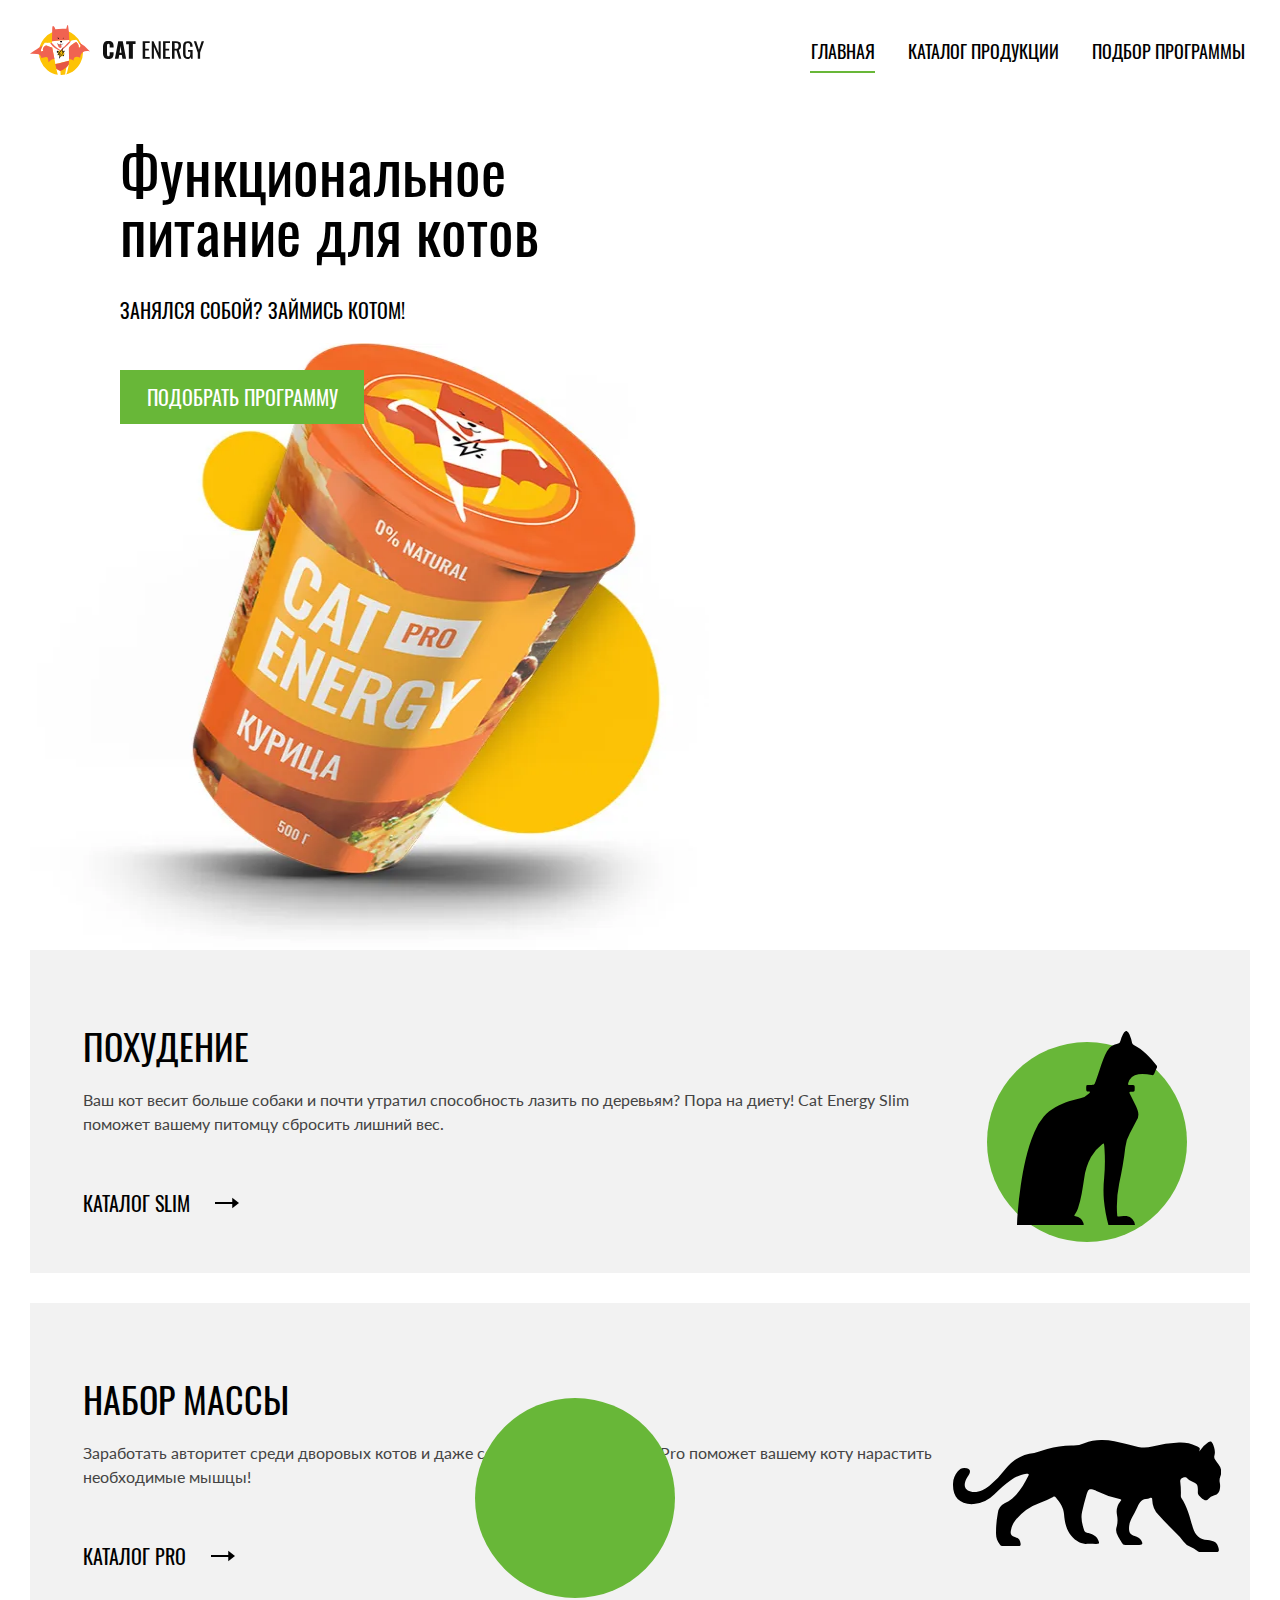
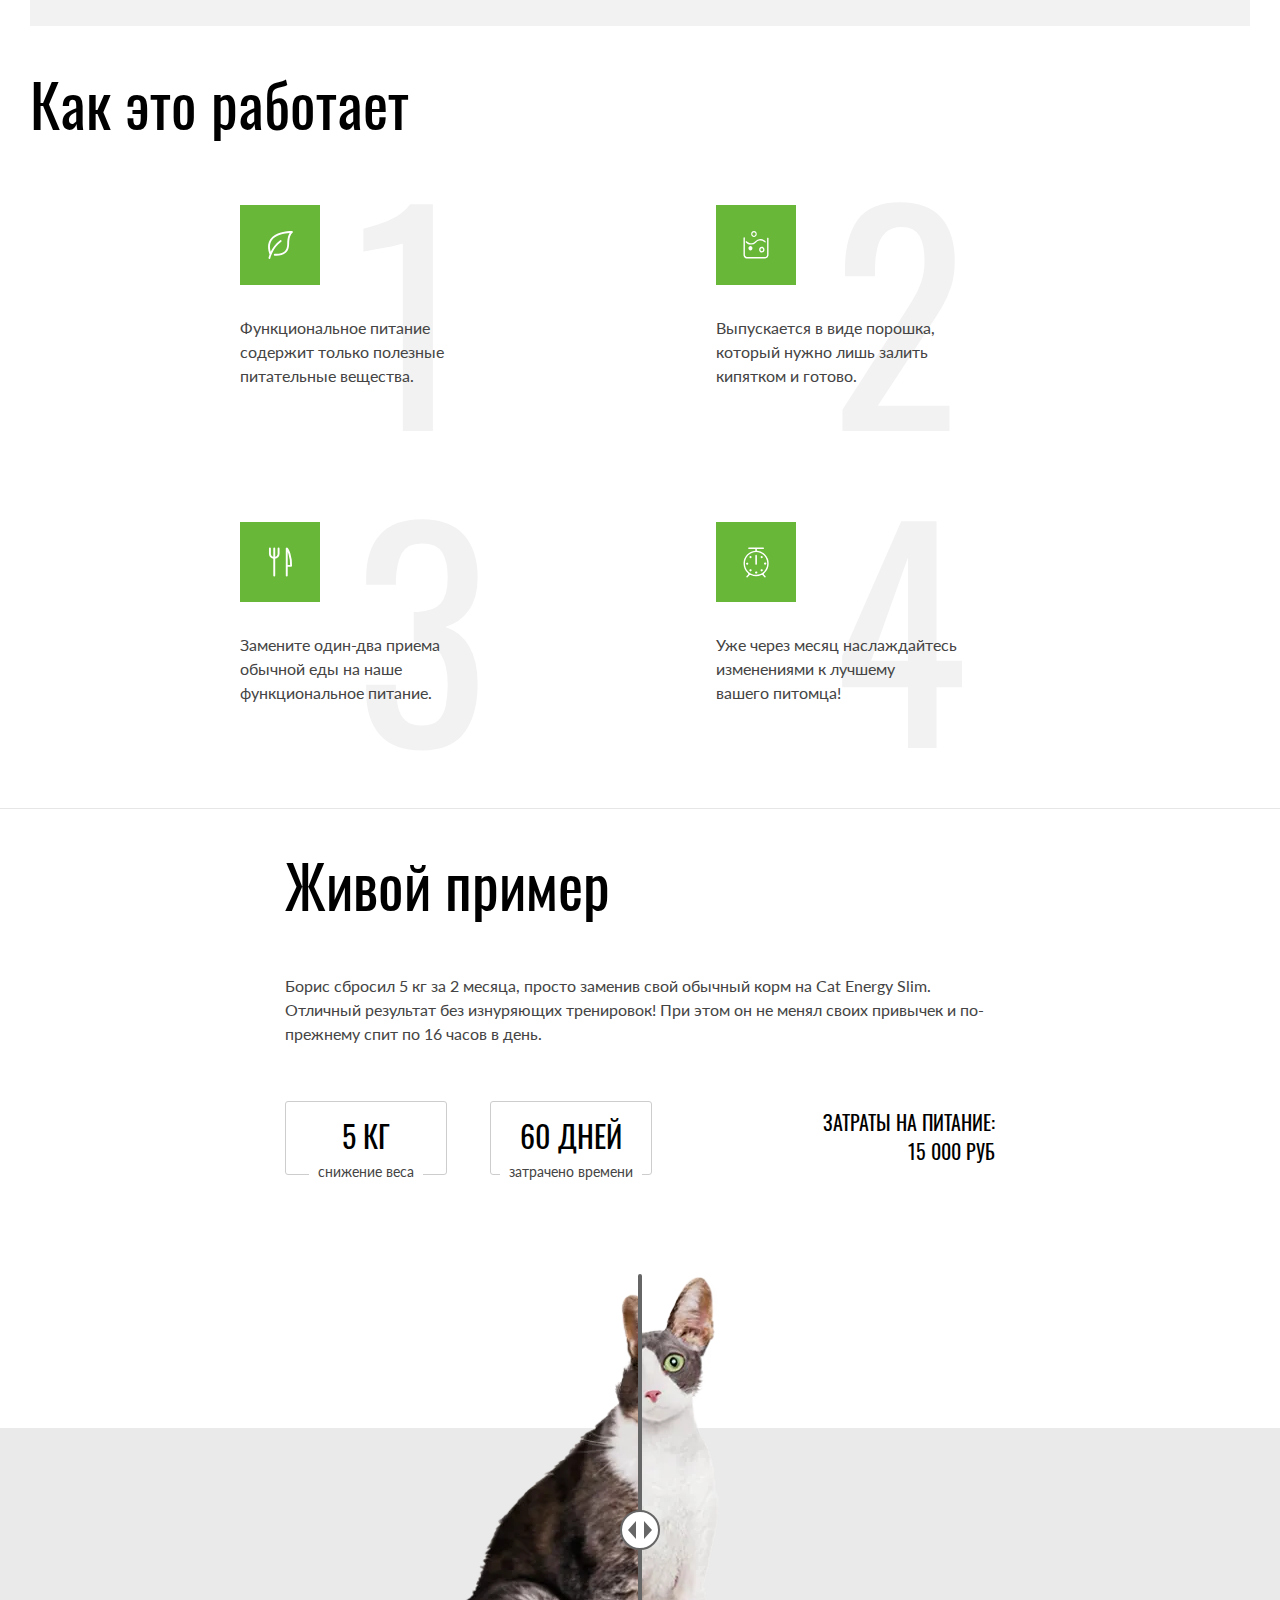
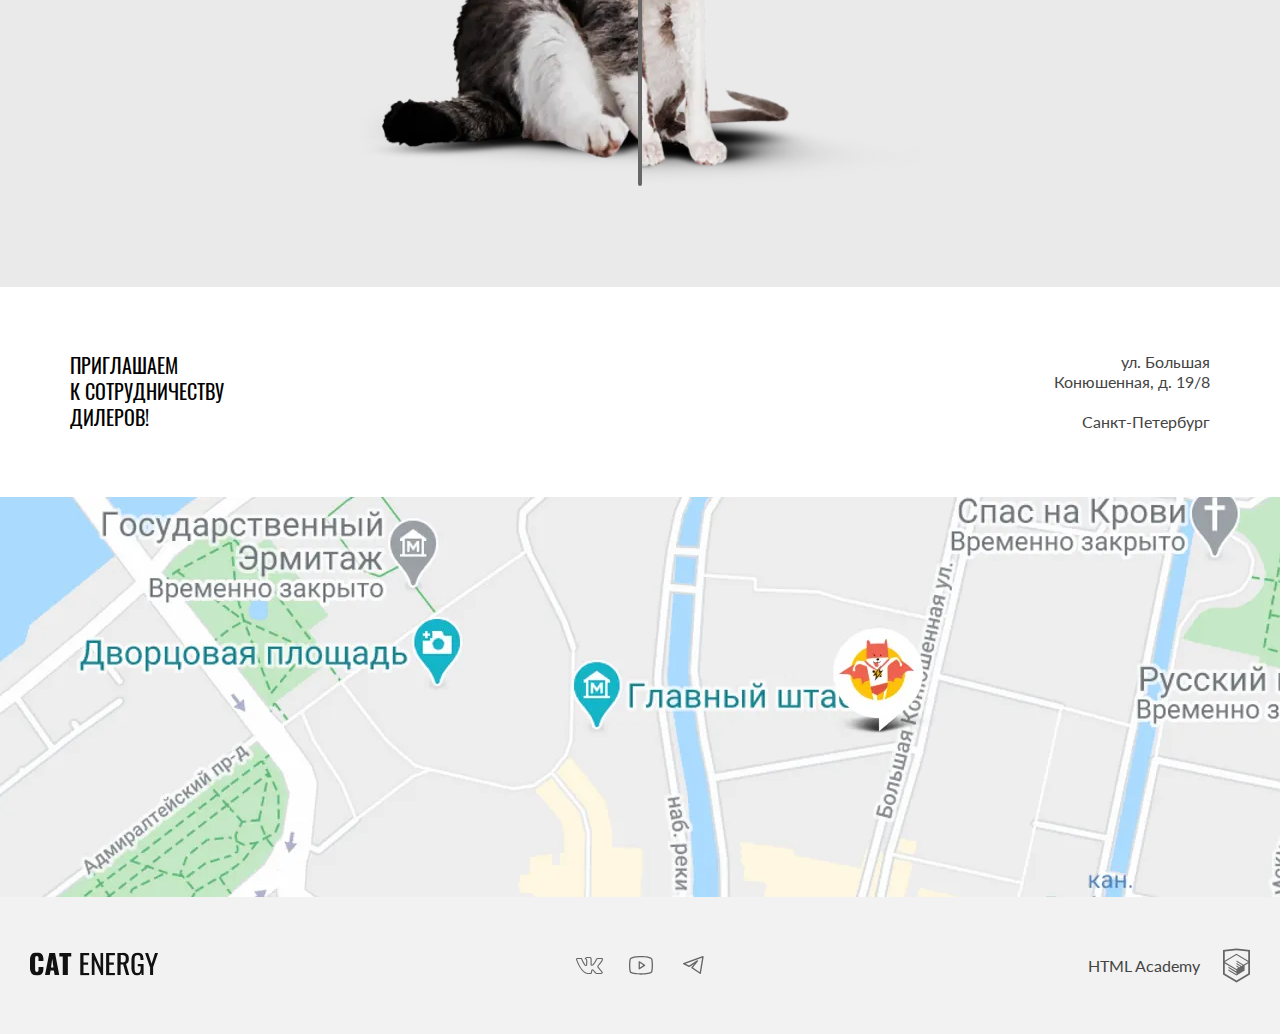
<file: index.html>
<!DOCTYPE html><html lang="ru"><head><meta charset="UTF-8"><title>CAT ENERGY</title><meta name="viewport" content="width=device-width,initial-scale=1"><link rel="apple-touch-icon" sizes="180x180" href="favicons/apple-touch-icon.png"><link rel="icon" type="image/png" sizes="32x32" href="favicons/favicon-32x32.png"><link rel="icon" type="image/png" sizes="16x16" href="favicons/favicon-16x16.png"><link rel="manifest" href="site.webmanifest"><link rel="preload" href="fonts/lato/Lato-Regular.woff2" as="font"><link rel="preload" href="fonts/oswald/oswaldregular.woff2" as="font"><meta name="msapplication-TileColor" content="#da532c"><meta name="theme-color" content="#ffffff"><link rel="stylesheet" href="styles/styles.css"><meta name="viewport" content="width=device-width,initial-scale=1"></head><body><header class="main-header main-header--index main-header--nojs"><a class="main-header__logo-img" href="index.html"><picture><source media="(min-width: 1300px)" type="image/svg+xml" width="70" height="59" srcset="images/logo-desktop-img.svg"><source media="(min-width: 768px)" type="image/svg+xml" width="60" height="50" srcset="images/logo-tablet-img.svg"><img src="images/logo-mobile-img.svg" width="33" height="38" alt="Логотип"></picture></a><a class="main-header__logo-name" href="index.html"><picture><source media="(min-width: 1300px)" type="image/svg+xml" width="118" height="21" srcset="images/logo-text.svg"><img src="images/logo-text.svg" width="101" height="18" alt="CAT ENERGY"></picture></a><button class="main-header__button button" type="button"><span class="main-header__open button-open main-header__invisible"><span class="visually-hidden">Меню</span> <span class="button-open__line"></span> <span class="button-open__line"></span> <span class="button-open__line"></span> </span><span class="main-header__close button-close main-header__invisible"><span class="button-close__line"></span> <span class="button-close__line"></span> <span class="visually-hidden">Закрыть</span></span></button><nav class="main-nav main-nav--index main-nav--nojs" id="main-nav"><ul class="main-nav__list"><li class="main-nav__item main-nav__item--current"><a class="main-nav__link button" href="index.html">Главная</a></li><li class="main-nav__item"><a class="main-nav__link button" href="catalog.html">Каталог продукции</a></li><li class="main-nav__item"><a class="main-nav__link button" href="order-form.html">Подбор программы</a></li></ul></nav></header><main class="main-container"><section class="hero"><div class="hero__wrapper"><h1 class="hero__title">Функциональное питание для котов</h1><p class="hero__text">Занялся собой? Займись котом!</p><picture><source media="(min-width: 1300px)" type="image/webp" width="552" height="499" srcset="images/index-hero-can-desktop@1x.webp, images/index-hero-can-desktop@2x.webp 2x"><source media="(min-width: 768px)" type="image/webp" width="709" height="609" srcset="images/index-hero-can-tablet@1x.webp, images/index-hero-can-tablet@2x.webp 2x"><source type="image/webp" width="280" height="270" srcset="images/index-hero-can-mobile@1x.webp, images/index-hero-can-mobile@2x.webp 2x"><source media="(min-width: 1300px)" type="image/png" width="552" height="499" srcset="images/index-hero-can-desktop@1x.png, images/index-hero-can-desktop@2x.png 2x"><source media="(min-width: 768px)" type="image/png" width="709" height="609" srcset="images/index-hero-can-tablet@1x.png, images/index-hero-can-tablet@2x.png 2x"><img class="hero__image" src="images/index-hero-can-mobile@1x.png" srcset="images/index-hero-can-mobile@2x.png" width="280" height="270" alt="Банка корма с курицей"></picture><a class="hero__link button" href="order-form.html">Подобрать программу</a></div></section><section class="preview"><h2 class="visually-hidden">Предложение программ</h2><ul class="preview__card-list"><li class="preview__card-item"><article class="card-offer"><h2 class="card-offer__title">Похудение</h2><p class="card-offer__text">Ваш кот весит больше собаки и почти утратил способность лазить по деревьям? Пора на диету! Cat Energy Slim поможет вашему питомцу сбросить лишний вес.</p><a class="card-offer__link" href="catalog-slim.html">Каталог slim <span class="card-offer__link-inner"><span class="card-offer__link-arrow"></span></span></a></article></li><li class="preview__card-item"><article class="card-offer card-offer--pro"><h2 class="card-offer__title">Набор массы</h2><p class="card-offer__text">Заработать авторитет среди дворовых котов и даже собак? Серия Cat Energy Pro поможет вашему коту нарастить необходимые мышцы!</p><a class="card-offer__link" href="catalog-pro.html">Каталог pro <span class="card-offer__link-inner"><span class="card-offer__link-arrow"></span></span></a></article></li></ul></section><section class="faq"><h2 class="faq__title">Как это работает</h2><ol class="faq__desc-list"><li class="faq__desc-item">Функциональное питание<br>содержит только полезные питательные вещества.</li><li class="faq__desc-item">Выпускается в виде порошка, который нужно лишь залить кипятком и готово.</li><li class="faq__desc-item">Замените один-два приема<br>обычной еды на наше функциональное питание.</li><li class="faq__desc-item">Уже через месяц наслаждайтесь изменениями к лучшему вашего&nbsp;питомца!</li></ol></section><section class="example"><div class="example__box"><div class="example__container"><h2 class="example__title">Живой пример</h2><p class="example__text">Борис сбросил 5 кг за 2 месяца, просто заменив свой обычный корм на Cat Energy Slim. Отличный результат без&nbsp;изнуряющих тренировок! При этом он не менял своих привычек и по-прежнему спит по 16 часов в день.</p><div class="example__inner"><dl class="example__list"><div class="example__wrapper"><dt class="example__item">5 кг</dt><dd class="example__item-description">Снижение веса</dd></div><div class="example__wrapper"><dt class="example__item">60 дней</dt><dd class="example__item-description">Затрачено времени</dd></div></dl><p class="example__text-secondary">Затраты на питание: <span class="example__text-secondary-span">15 000 руб</span></p></div></div><div class="example__slider slider"><span class="visually-hidden">Слайдер с котиком</span><div class="slider__img slider__img--before"><picture><source media="(min-width: 768px)" type="image/webp" width="560" height="512" srcset="images/index-slider-big-cat-tablet@1x.webp 1x,images/index-slider-big-cat-tablet@2x.webp 2x"><source type="image/webp" width="280" height="256" srcset="images/index-slider-big-cat-mobile@1x.webp, images/index-slider-big-cat-mobile@2x.webp 2x"><source media="(min-width: 768px)" type="image/png" width="560" height="512" srcset="images/index-slider-big-cat-tablet@1x.png, images/index-slider-big-cat-tablet@2x.png 2x"><img class="slider__image" src="images/index-slider-big-cat-mobile@1x.png" srcset="images/index-slider-big-cat-mobile@2x.png" width="280" height="256" alt="Жирный кот"></picture></div><div class="slider__img slider__img--after"><picture><source media="(min-width: 768px)" type="image/webp" width="560" height="512" srcset="images/index-slider-skinny-cat-tablet@1x.webp 1x,images/index-slider-skinny-cat-tablet@2x.webp 2x"><source type="image/webp" width="280" height="256" srcset="images/images/index-slider-skinny-cat-mobile@1x.webp, images/index-slider-skinny-cat-mobile@2x.webp 2x"><source media="(min-width: 768px)" type="image/png" width="560" height="512" srcset="images/index-slider-skinny-cat-tablet@1x.png, images/index-slider-skinny-cat-tablet@2x.png 2x"><img class="slider__image" src="images/index-slider-skinny-cat-mobile@1x.png" srcset="images/index-slider-skinny-cat-mobile@2x.png" width="280" height="256" alt="Худой кот"></picture></div><button class="slider__button button" type="button"><span class="visually-hidden">Кнопка слайдера</span></button></div></div></section><section class="contact"><div class="contact__wrapper"><div class="contact__inner"><h3 class="contact__title">Приглашаем<br>к сотрудничеству дилеров!</h3><address class="contact__address"><p>ул. Большая Конюшенная, д. 19/8</p><p>Санкт-Петербург</p></address></div></div><div class="contact__iframe"><iframe src="https://www.google.com/maps/embed?pb=!1m18!1m12!1m3!1d5652.872183549858!2d30.31937519473138!3d59.93890995106867!2m3!1f0!2f0!3f0!3m2!1i1024!2i768!4f13.1!3m3!1m2!1s0x4696310fca145cc1%3A0x42b32648d8238007!2z0JHQvtC70YzRiNCw0Y8g0JrQvtC90Y7RiNC10L3QvdCw0Y8g0YPQuy4sIDE5LzgsINCh0LDQvdC60YIt0J_QtdGC0LXRgNCx0YPRgNCzLCAxOTExODY!5e0!3m2!1sru!2sru!4v1713989433416!5m2!1sru!2sru" style="border:0;" allowfullscreen="" loading="lazy" referrerpolicy="no-referrer-when-downgrade"></iframe></div></section></main><footer class="main-footer"><div class="main-footer__wrapper"><a class="main-footer__link" href="index.html"><picture><source media="(min-width: 768px)" type="image/svg+xml" width="128" height="24" srcset="images/logo-text.svg"><img src="images/logo-text.svg" width="128" height="24" alt="CAT ENERGY"></picture></a><ul class="main-footer__list social-list"><li class="social-list__item"><a class="social-link social-link--vk" href="#"><span class="visually-hidden">Вконтакте</span></a></li><li class="social-list__item"><a class="social-link social-link--youtube" href="#"><span class="visually-hidden">YouTube</span></a></li><li class="social-list__item"><a class="social-link social-link--telegram" href="#"><span class="visually-hidden">Телеграмм</span></a></li></ul><div class="main-footer__htmlacademy htmlacademy"><a class="htmlacademy__link" href="https://htmlacademy.ru/intensive/adaptive">HTML Academy</a> <a class="htmlacademy__logo" href="https://htmlacademy.ru/intensive/adaptive"><span class="visually-hidden">HTML Academy</span></a></div></div></footer><script src="scripts/index.js"></script></body></html>
</file>
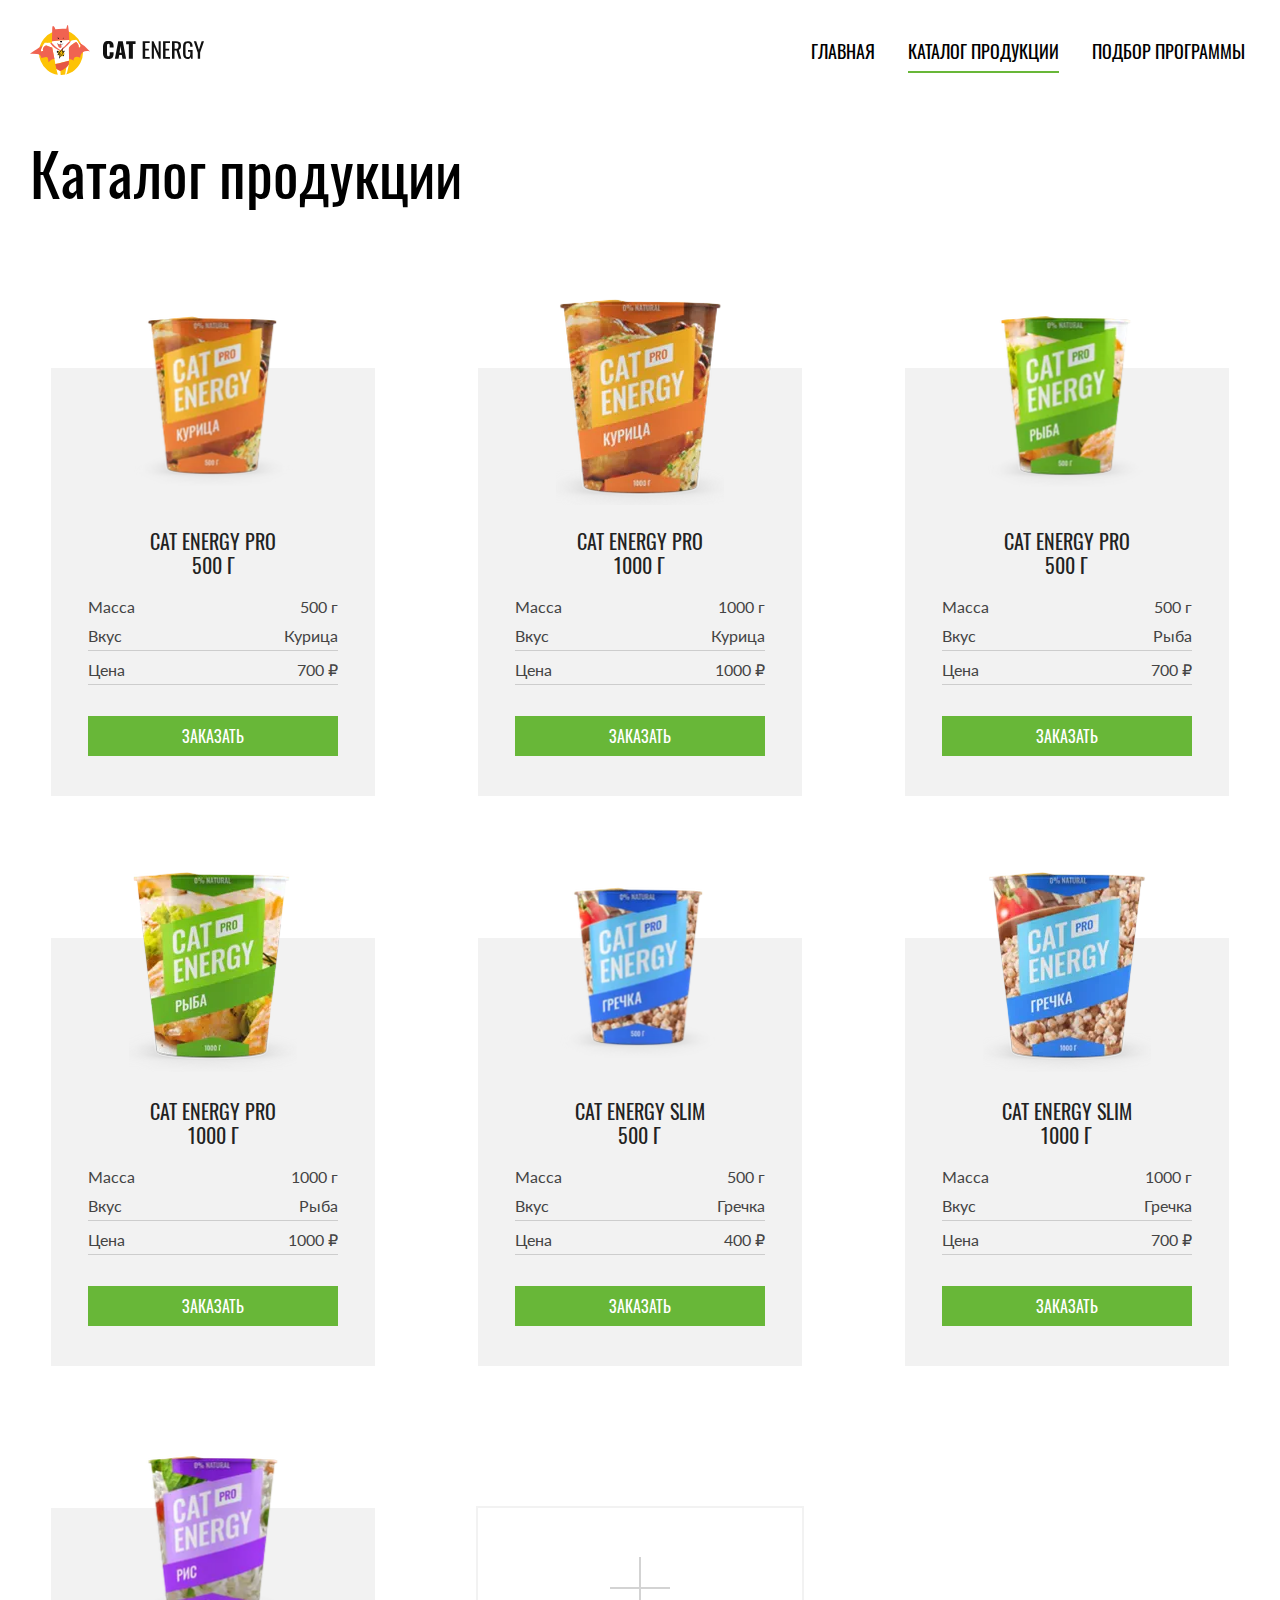
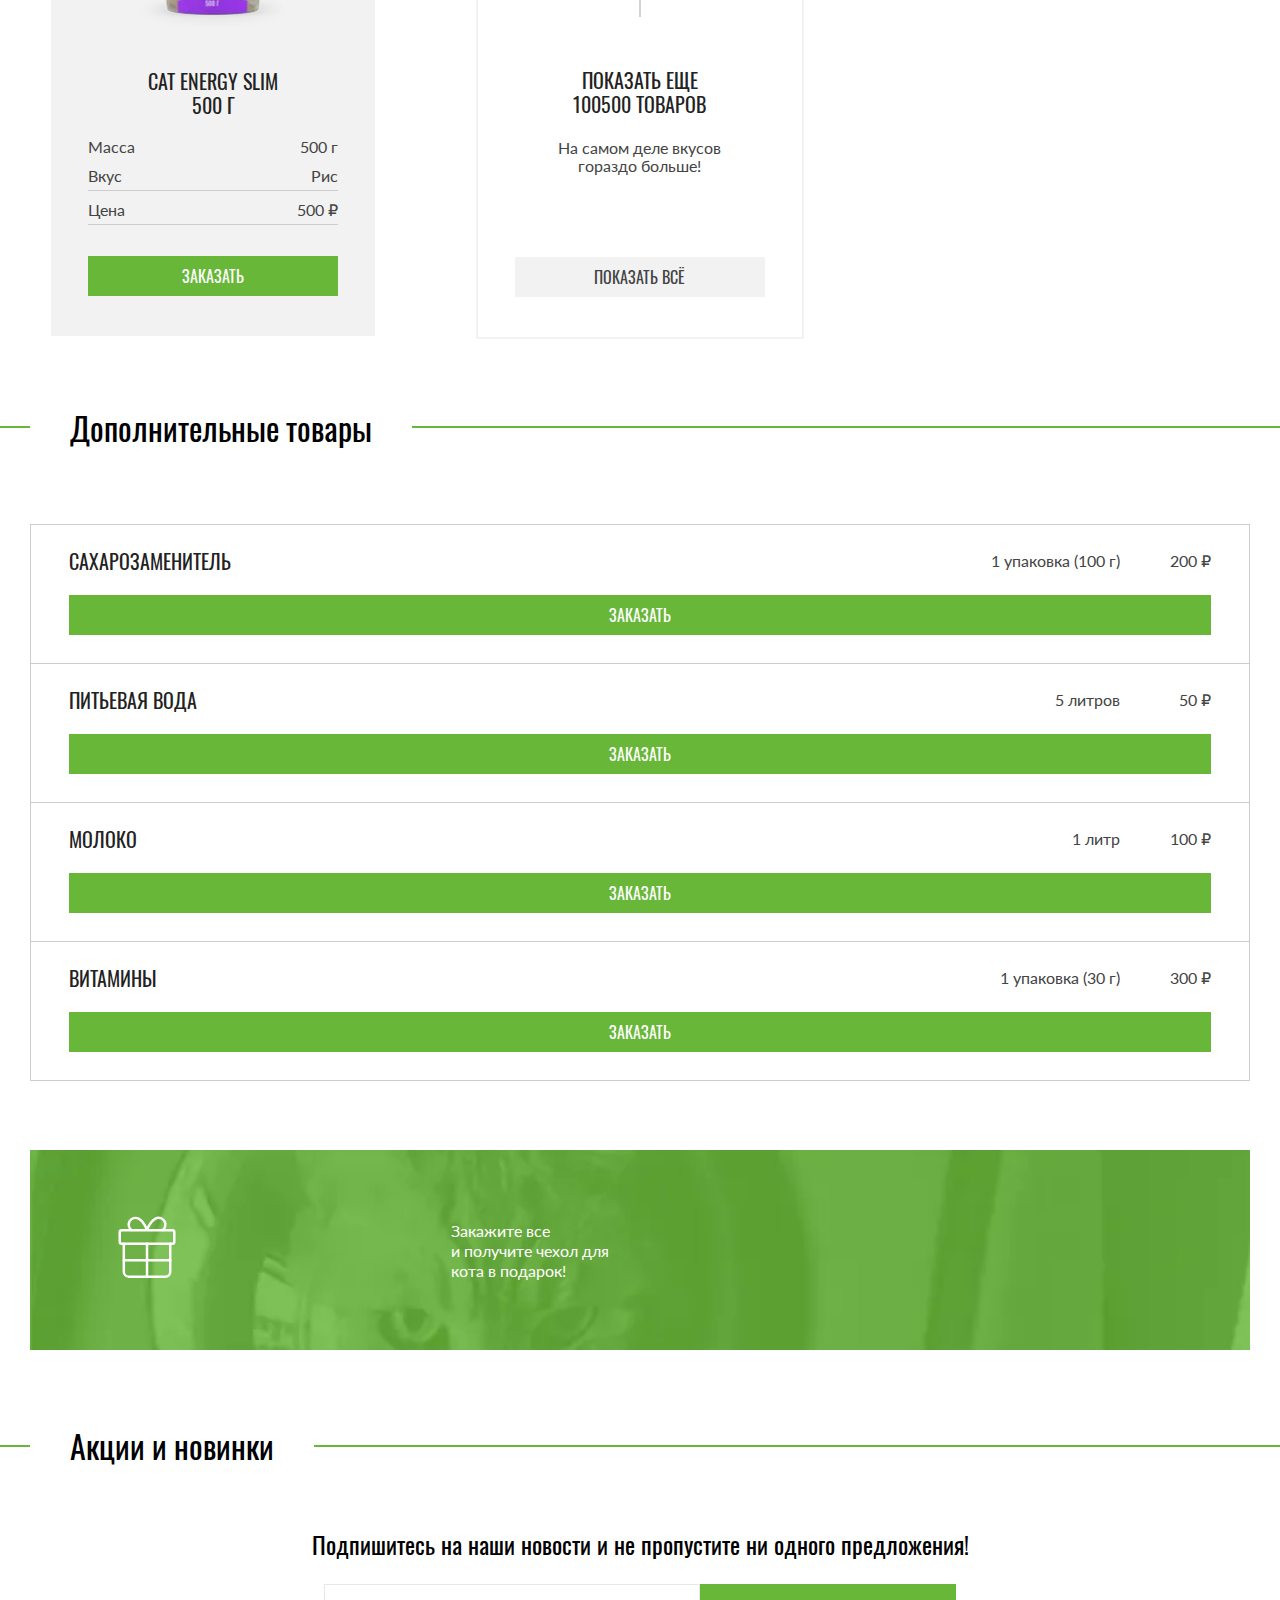
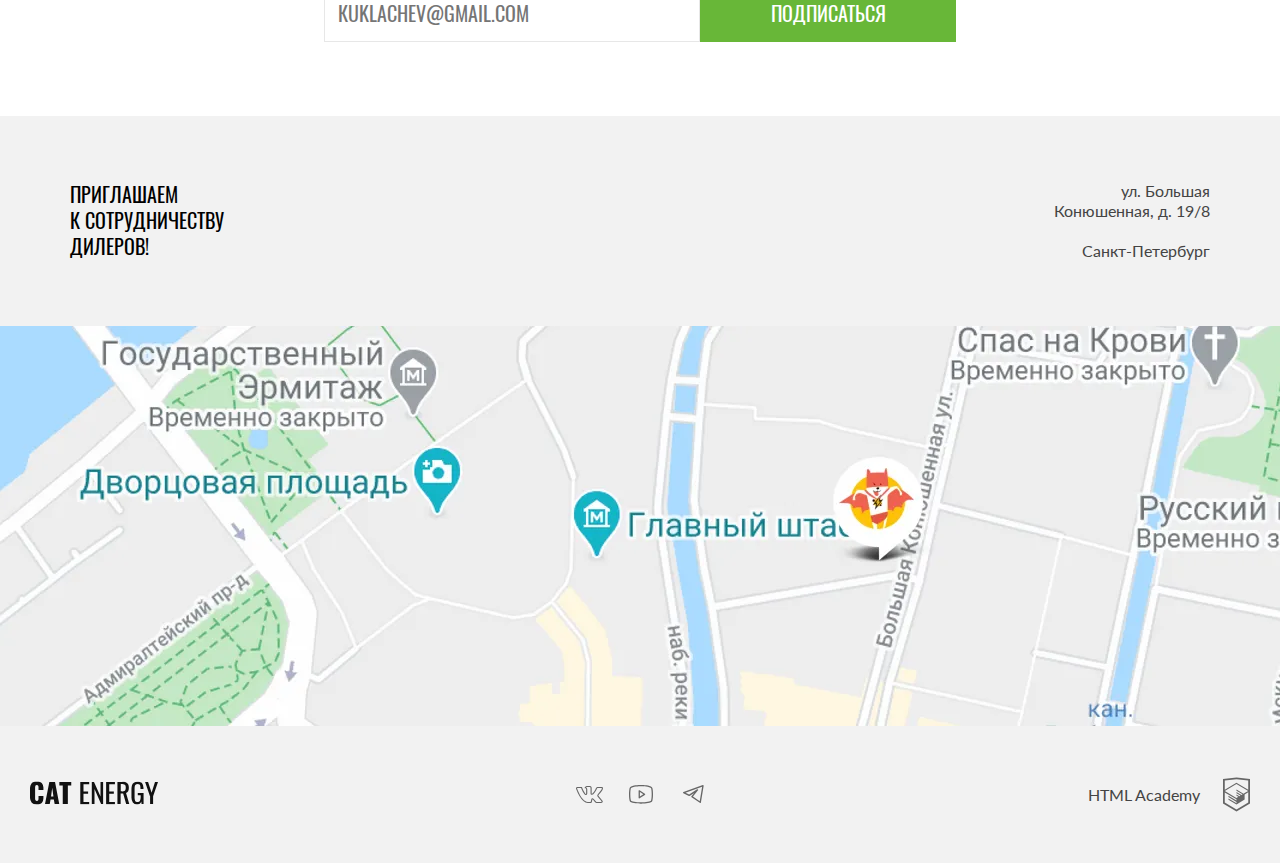
<file: catalog.html>
<!DOCTYPE html><html class="page" lang="ru"><head><meta charset="UTF-8"><title>CAT ENERGY</title><meta name="viewport" content="width=device-width,initial-scale=1"><link rel="apple-touch-icon" sizes="180x180" href="favicons/apple-touch-icon.png"><link rel="icon" type="image/png" sizes="32x32" href="favicons/favicon-32x32.png"><link rel="icon" type="image/png" sizes="16x16" href="favicons/favicon-16x16.png"><link rel="manifest" href="site.webmanifest"><link rel="preload" href="fonts/lato/Lato-Regular.woff2" as="font"><link rel="preload" href="fonts/oswald/oswaldregular.woff2" as="font"><meta name="msapplication-TileColor" content="#da532c"><meta name="theme-color" content="#ffffff"><meta name="viewport" content="width=device-width,initial-scale=1"><link rel="stylesheet" href="styles/styles.css"></head><body><header class="main-header"><a class="main-header__logo-img" href="index.html"><picture><source media="(min-width: 1300px)" type="image/svg+xml" width="70" height="59" srcset="images/logo-desktop-img.svg"><source media="(min-width: 768px)" type="image/svg+xml" width="60" height="50" srcset="images/logo-tablet-img.svg"><img src="images/logo-mobile-img.svg" width="33" height="38" alt="Логотип"></picture></a><a class="main-header__logo-name" href="index.html"><picture><source media="(min-width: 1300px)" type="image/svg+xml" width="118" height="21" srcset="images/logo-text.svg"><img src="images/logo-text.svg" width="101" height="18" alt="CAT ENERGY"></picture></a><button class="main-header__button button" type="button"><span class="main-header__open button-open main-header__invisible"><span class="visually-hidden">Меню</span> <span class="button-open__line"></span> <span class="button-open__line"></span> <span class="button-open__line"></span> </span><span class="main-header__close button-close main-header__invisible"><span class="button-close__line"></span> <span class="button-close__line"></span> <span class="visually-hidden">Закрыть</span></span></button><nav class="main-nav main-nav--nojs" id="main-nav"><ul class="main-nav__list"><li class="main-nav__item"><a class="main-nav__link button" href="index.html">Главная</a></li><li class="main-nav__item main-nav__item--current"><a class="main-nav__link button" href="catalog.html">Каталог продукции</a></li><li class="main-nav__item"><a class="main-nav__link button" href="order-form.html">Подбор программы</a></li></ul></nav></header><main class="main-container"><section class="catalog-primary"><h1 class="catalog-primary__title">Каталог продукции</h1><ul class="catalog-primary__catalog-primary-list"><li class="catalog-primary__catalog-primary-item"><article class="product-card"><div class="product-card__wrapper"><div class="product-card__image-wrapper"><a class="product-card__link product-card__link--img" href="product-1.html" aria-hidden="true" tabindex="-1"><picture><source media="(min-width: 768px)" type="image/webp" width="161" height="172" srcset="images/catalog-1-tablet@1x.webp, images/catalog-1-tablet@2x.webp 2x"><source type="image/webp" width="68" height="86" srcset="images/catalog-1-mobile@1x.webp, images/catalog-1-mobile@2x.webp 2x"><source media="(min-width: 768px)" type="image/png" width="161" height="172" srcset="images/catalog-1-tablet@1x.png, images/catalog-1-tablet@2x.png 2x"><img class="product-card__image" width="68" height="86" src="images/catalog-1-mobile@1x.png" srcset="images/catalog-1-mobile@2x.png" alt="Маленький корм с курицей"></picture></a></div><a class="product-card__link" href="product-1.html"><h2 class="product-card__title">Cat Energy PRO 500 г</h2></a><ul class="product-card__list"><li class="product-card__item"><p class="product-card__argument">Масса</p><p class="product-card__value">500 г</p></li><li class="product-card__item"><p class="product-card__argument">Вкус</p><p class="product-card__value">Курица</p></li><li class="product-card__item"><p class="product-card__argument">Цена</p><p class="product-card__value">700 ₽</p></li></ul><a class="product-card__button button" href="order.html">Заказать</a></div></article></li><li class="catalog-primary__catalog-primary-item"><article class="product-card"><div class="product-card__wrapper"><div class="product-card__image-wrapper"><a class="product-card__link product-card__link--img" href="product-2.html" aria-hidden="true" tabindex="-1"><picture><source media="(min-width: 768px)" type="image/webp" width="168" height="206" srcset="images/catalog-2-tablet@1x.webp, images/catalog-2-tablet@2x.webp 2x"><source type="image/webp" width="84" height="100" srcset="images/catalog-2-mobile@1x.webp, images/catalog-2-mobile@2x.webp 2x"><source media="(min-width: 768px)" type="image/png" width="168" height="206" srcset="images/catalog-2-tablet@1x.png, images/catalog-2-tablet@2x.png 2x"><img class="product-card__image" width="84" height="100" src="images/catalog-2-mobile@1x.png" srcset="images/catalog-2-mobile@2x.png" alt="Большой корм с курицей"></picture></a></div><a class="product-card__link" href="product-2.html"><h2 class="product-card__title">Cat Energy PRO 1000 г</h2></a><ul class="product-card__list"><li class="product-card__item"><p class="product-card__argument">Масса</p><p class="product-card__value">1000 г</p></li><li class="product-card__item"><p class="product-card__argument">Вкус</p><p class="product-card__value">Курица</p></li><li class="product-card__item"><p class="product-card__argument">Цена</p><p class="product-card__value">1000 ₽</p></li></ul><a class="product-card__button button" href="order.html">Заказать</a></div></article></li><li class="catalog-primary__catalog-primary-item"><article class="product-card"><div class="product-card__wrapper"><div class="product-card__image-wrapper"><a class="product-card__link product-card__link--img" href="product-3.html" aria-hidden="true" tabindex="-1"><picture><source media="(min-width: 768px)" type="image/webp" width="163" height="174" srcset="images/catalog-3-tablet@1x.webp, images/catalog-3-tablet@2x.webp 2x"><source type="image/webp" width="68" height="78" srcset="images/catalog-3-mobile@1x.webp, images/catalog-3-mobile@2x.webp 2x"><source media="(min-width: 768px)" type="image/png" width="163" height="174" srcset="images/catalog-3-tablet@1x.png, images/catalog-3-tablet@2x.png 2x"><img class="product-card__image" width="68" height="78" src="images/catalog-3-mobile@1x.png" srcset="images/catalog-3-mobile@2x.png" alt="Маленький корм с рыбой"></picture></a></div><a class="product-card__link" href="product-3.html"><h2 class="product-card__title">Cat Energy PRO 500 г</h2></a><ul class="product-card__list"><li class="product-card__item"><p class="product-card__argument">Масса</p><p class="product-card__value">500 г</p></li><li class="product-card__item"><p class="product-card__argument">Вкус</p><p class="product-card__value">Рыба</p></li><li class="product-card__item"><p class="product-card__argument">Цена</p><p class="product-card__value">700 ₽</p></li></ul><a class="product-card__button button" href="order.html">Заказать</a></div></article></li><li class="catalog-primary__catalog-primary-item"><article class="product-card"><div class="product-card__wrapper"><div class="product-card__image-wrapper"><a class="product-card__link product-card__link--img" href="product-4.html" aria-hidden="true" tabindex="-1"><picture><source media="(min-width: 768px)" type="image/webp" width="168" height="200" srcset="images/catalog-4-tablet@1x.webp, images/catalog-4-tablet@2x.webp 2x"><source type="image/webp" width="84" height="100" srcset="images/catalog-4-mobile@1x.webp, images/catalog-4-mobile@2x.webp 2x"><source media="(min-width: 768px)" type="image/png" width="168" height="200" srcset="images/catalog-4-tablet@1x.png, images/catalog-4-tablet@2x.png 2x"><img class="product-card__image" width="84" height="100" src="images/catalog-4-mobile@1x.png" srcset="images/catalog-4-mobile@2x.png" alt="Большой корм с рыбой"></picture></a></div><a class="product-card__link" href="product-4.html"><h2 class="product-card__title">Cat Energy PRO 1000 г</h2></a><ul class="product-card__list"><li class="product-card__item"><p class="product-card__argument">Масса</p><p class="product-card__value">1000 г</p></li><li class="product-card__item"><p class="product-card__argument">Вкус</p><p class="product-card__value">Рыба</p></li><li class="product-card__item"><p class="product-card__argument">Цена</p><p class="product-card__value">1000 ₽</p></li></ul><a class="product-card__button button" href="order.html">Заказать</a></div></article></li><li class="catalog-primary__catalog-primary-item"><article class="product-card"><div class="product-card__wrapper"><div class="product-card__image-wrapper"><a class="product-card__link product-card__link--img" href="product-5.html" aria-hidden="true" tabindex="-1"><picture><source media="(min-width: 768px)" type="image/webp" width="161" height="171" srcset="images/catalog-5-tablet@1x.webp, images/catalog-5-tablet@2x.webp 2x"><source type="image/webp" width="68" height="78" srcset="images/catalog-5-mobile@1x.webp, images/catalog-5-mobile@2x.webp 2x"><source media="(min-width: 768px)" type="image/png" width="161" height="171" srcset="images/catalog-5-tablet@1x.png, images/catalog-5-tablet@2x.png 2x"><img class="product-card__image" width="68" height="78" src="images/catalog-5-mobile@1x.png" srcset="images/catalog-5-mobile@2x.png" alt="Маленький корм с гречкой"></picture></a></div><a class="product-card__link" href="product-5.html"><h2 class="product-card__title">Cat Energy SLIM 500 г</h2></a><ul class="product-card__list"><li class="product-card__item"><p class="product-card__argument">Масса</p><p class="product-card__value">500 г</p></li><li class="product-card__item"><p class="product-card__argument">Вкус</p><p class="product-card__value">Гречка</p></li><li class="product-card__item"><p class="product-card__argument">Цена</p><p class="product-card__value">400 ₽</p></li></ul><a class="product-card__button button" href="order.html">Заказать</a></div></article></li><li class="catalog-primary__catalog-primary-item"><article class="product-card"><div class="product-card__wrapper"><div class="product-card__image-wrapper"><a class="product-card__link product-card__link--img" href="product-6.html" aria-hidden="true" tabindex="-1"><picture><source media="(min-width: 768px)" type="image/webp" width="168" height="200" srcset="images/catalog-6-tablet@1x.webp, images/catalog-6-tablet@2x.webp 2x"><source type="image/webp" width="84" height="100" srcset="images/catalog-6-mobile@1x.webp, images/catalog-6-mobile@2x.webp 2x"><source media="(min-width: 768px)" type="image/png" width="168" height="200" srcset="images/catalog-6-tablet@1x.png, images/catalog-6-tablet@2x.png 2x"><img class="product-card__image" width="84" height="100" src="images/catalog-6-mobile@1x.png" srcset="images/catalog-6-mobile@2x.png" alt="Большой корм с гречкой"></picture></a></div><a class="product-card__link" href="product-6.html"><h2 class="product-card__title">Cat Energy SLIM 1000 г</h2></a><ul class="product-card__list"><li class="product-card__item"><p class="product-card__argument">Масса</p><p class="product-card__value">1000 г</p></li><li class="product-card__item"><p class="product-card__argument">Вкус</p><p class="product-card__value">Гречка</p></li><li class="product-card__item"><p class="product-card__argument">Цена</p><p class="product-card__value">700 ₽</p></li></ul><a class="product-card__button button" href="order.html">Заказать</a></div></article></li><li class="catalog-primary__catalog-primary-item"><article class="product-card"><div class="product-card__wrapper"><div class="product-card__image-wrapper"><a class="product-card__link product-card__link--img" href="product-7.html" aria-hidden="true" tabindex="-1"><picture><source media="(min-width: 768px)" type="image/webp" width="163" height="174" srcset="images/catalog-7-tablet@1x.webp, images/catalog-7-tablet@2x.webp 2x"><source type="image/webp" width="72" height="84" srcset="images/catalog-7-mobile@1x.webp, images/catalog-7-mobile@2x.webp 2x"><source media="(min-width: 768px)" type="image/png" width="163" height="174" srcset="images/catalog-7-tablet@1x.png, images/catalog-7-tablet@2x.png 2x"><img class="product-card__image" width="72" height="84" src="images/catalog-7-mobile@1x.png" srcset="images/catalog-7-mobile@2x.png" alt="Маленький корм с рисом"></picture></a></div><a class="product-card__link" href="product-7.html"><h2 class="product-card__title">Cat Energy SLIM 500 г</h2></a><ul class="product-card__list"><li class="product-card__item"><p class="product-card__argument">Масса</p><p class="product-card__value">500 г</p></li><li class="product-card__item"><p class="product-card__argument">Вкус</p><p class="product-card__value">Рис</p></li><li class="product-card__item"><p class="product-card__argument">Цена</p><p class="product-card__value">500 ₽</p></li></ul><a class="product-card__button button" href="order.html">Заказать</a></div></article></li><li class="catalog-primary__catalog-primary-item more-primary-item"><article class="product-card product-card--more"><div class="product-card__wrapper"><h2 class="product-card__title">Показать еще 100500 товаров</h2><p class="product-card__text">На самом деле вкусов гораздо больше!</p><a class="product-card__button button" href="catalog-more.html">Показать всё</a></div></article></li></ul></section><section class="catalog-secondary"><div class="catalog-secondary__wrapper"><h2 class="catalog-secondary__title">Дополнительные товары</h2><ul class="catalog-secondary__list"><li class="catalog-secondary__item"><article class="product-card-secondary"><h3 class="product-card-secondary__title">Сахарозаменитель</h3><p class="product-card-secondary__text">1 упаковка (100 г)</p><p class="product-card-secondary__current">200 ₽</p><a class="product-card-secondary__button button" href="#">Заказать</a></article></li><li class="catalog-secondary__item"><article class="product-card-secondary"><h3 class="product-card-secondary__title">Питьевая вода</h3><p class="product-card-secondary__text">5 литров</p><p class="product-card-secondary__current">50 ₽</p><a class="product-card-secondary__button button" href="#">Заказать</a></article></li><li class="catalog-secondary__item"><article class="product-card-secondary"><h3 class="product-card-secondary__title">Молоко</h3><p class="product-card-secondary__text">1 литр</p><p class="product-card-secondary__current">100 ₽</p><a class="product-card-secondary__button button" href="#">Заказать</a></article></li><li class="catalog-secondary__item"><article class="product-card-secondary"><h3 class="product-card-secondary__title">Витамины</h3><p class="product-card-secondary__text">1 упаковка (30 г)</p><p class="product-card-secondary__current">300 ₽</p><a class="product-card-secondary__button button" href="#">Заказать</a></article></li></ul><p class="catalog-secondary__text">Закажите все<br>и получите чехол для<br>кота в подарок!</p></div></section><section class="subscription"><h2 class="subscription__title">Акции и новинки</h2><p class="subscription__text">Подпишитесь на наши новости и не пропустите ни одного предложения!</p><form class="subscription__form" action="https://echo.htmlacademy.ru/"><label class="visually-hidden" for="subscription-email">Почта для рассылки</label> <input class="subscription__input" type="email" name="subscription-email" id="subscription-email" placeholder="кuklachev@gmail.com" required> <button class="subscription__button button" type="submit">Подписаться</button></form></section><section class="contact contact--catalog"><div class="contact__wrapper"><div class="contact__inner"><h3 class="contact__title">Приглашаем<br>к сотрудничеству дилеров!</h3><address class="contact__address"><p>ул. Большая Конюшенная, д. 19/8</p><p>Санкт-Петербург</p></address></div></div><div class="contact__iframe"><iframe src="https://www.google.com/maps/embed?pb=!1m18!1m12!1m3!1d5652.872183549858!2d30.31937519473138!3d59.93890995106867!2m3!1f0!2f0!3f0!3m2!1i1024!2i768!4f13.1!3m3!1m2!1s0x4696310fca145cc1%3A0x42b32648d8238007!2z0JHQvtC70YzRiNCw0Y8g0JrQvtC90Y7RiNC10L3QvdCw0Y8g0YPQuy4sIDE5LzgsINCh0LDQvdC60YIt0J_QtdGC0LXRgNCx0YPRgNCzLCAxOTExODY!5e0!3m2!1sru!2sru!4v1713989433416!5m2!1sru!2sru" style="border:0;" allowfullscreen="" loading="lazy" referrerpolicy="no-referrer-when-downgrade"></iframe></div></section></main><footer class="main-footer"><div class="main-footer__wrapper"><a class="main-footer__link" href="index.html"><picture><source media="(min-width: 768px)" type="image/svg+xml" width="128" height="24" srcset="images/logo-text.svg"><img src="images/logo-text.svg" width="128" height="24" alt="CAT ENERGY"></picture></a><ul class="main-footer__list social-list"><li class="social-list__item"><a class="social-link social-link--vk" href="#"><span class="visually-hidden">Вконтакте</span></a></li><li class="social-list__item"><a class="social-link social-link--youtube" href="#"><span class="visually-hidden">YouTube</span></a></li><li class="social-list__item"><a class="social-link social-link--telegram" href="#"><span class="visually-hidden">Телеграмм</span></a></li></ul><div class="main-footer__htmlacademy htmlacademy"><a class="htmlacademy__link" href="https://htmlacademy.ru/intensive/adaptive">HTML Academy</a> <a class="htmlacademy__logo" href="https://htmlacademy.ru/intensive/adaptive"><span class="visually-hidden">HTML Academy</span></a></div></div></footer><script src="scripts/index.js"></script></body></html>
</file>
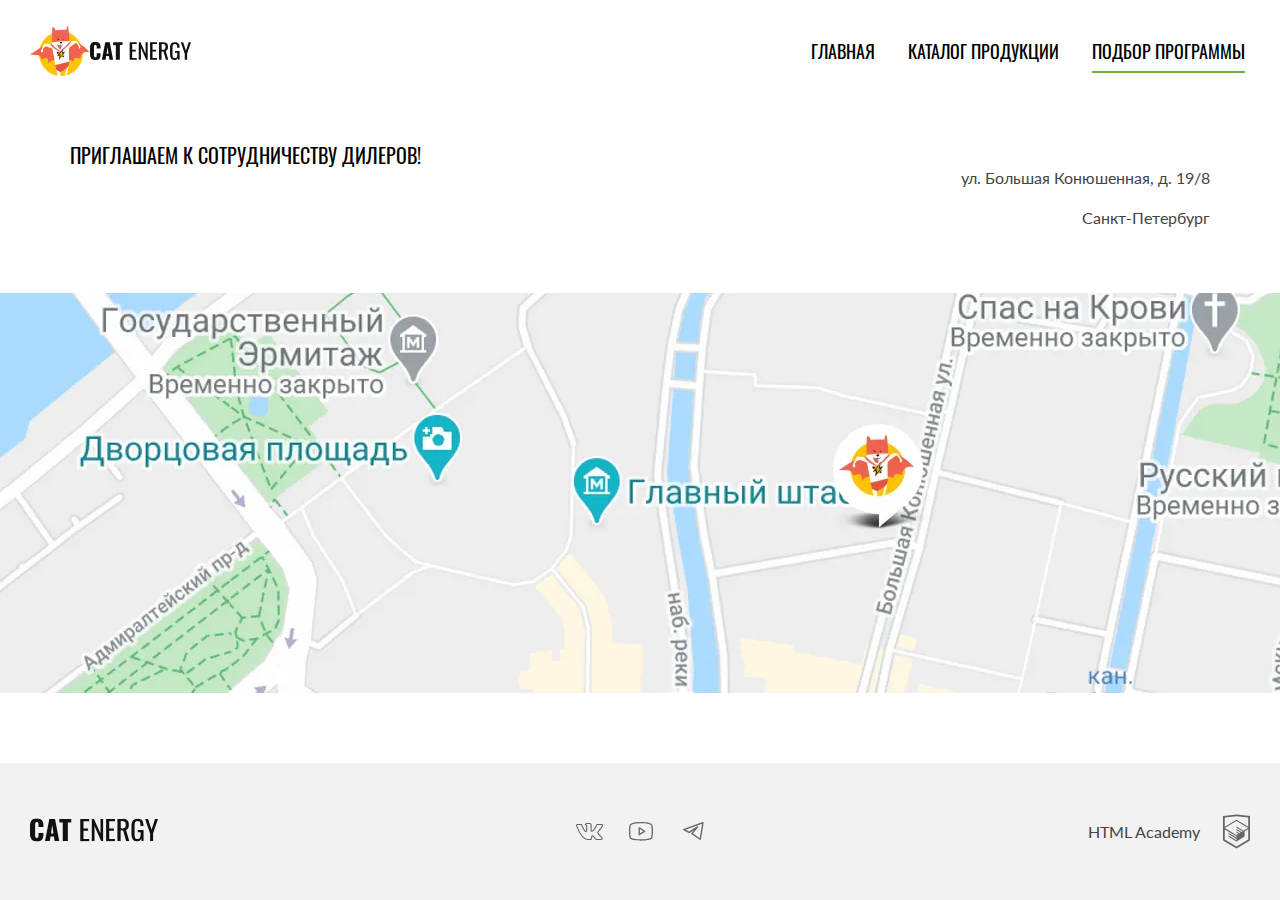
<file: order-form.html>
<!DOCTYPE html><html class="page" lang="ru"><head><meta charset="UTF-8"><title>CAT ENERGY</title><meta name="viewport" content="width=device-width,initial-scale=1"><link rel="apple-touch-icon" sizes="180x180" href="favicons/apple-touch-icon.png"><link rel="icon" type="image/png" sizes="32x32" href="favicons/favicon-32x32.png"><link rel="icon" type="image/png" sizes="16x16" href="favicons/favicon-16x16.png"><link rel="manifest" href="site.webmanifest"><meta name="msapplication-TileColor" content="#da532c"><meta name="theme-color" content="#ffffff"><link rel="stylesheet" href="styles/styles.css"><meta name="viewport" content="width=device-width,initial-scale=1"></head><body><header class="main-header"><a class="logo-img" href="index.html"><picture><source media="(min-width: 1300px)" type="image/svg+xml" width="70" height="59" srcset="images/logo-desktop-img.svg"><source media="(min-width: 768px)" type="image/svg+xml" width="60" height="50" srcset="images/logo-tablet-img.svg"><img src="images/logo-mobile-img.svg" width="33" height="38" alt="Логотип"></picture></a><a class="logo-name" href="index.html"><picture><source media="(min-width: 1300px)" type="image/svg+xml" width="118" height="21" srcset="images/logo-text.svg"><img src="images/logo-text.svg" width="101" height="18" alt="CAT ENERGY"></picture></a><button class="main-header__button button" type="button"><span class="main-header__open button-open main-header__invisible"><span class="visually-hidden">Меню</span> <span class="button-open__line"></span> <span class="button-open__line"></span> <span class="button-open__line"></span> </span><span class="main-header__close button-close main-header__invisible"><span class="button-close__line"></span> <span class="button-close__line"></span> <span class="visually-hidden">Закрыть</span></span></button><nav class="main-nav main-nav--nojs" id="main-nav"><ul class="main-nav__list"><li class="main-nav__item"><a class="main-nav__link button" href="index.html">Главная</a></li><li class="main-nav__item"><a class="main-nav__link button" href="catalog.html">Каталог продукции</a></li><li class="main-nav__item main-nav__item--current"><a class="main-nav__link button" href="order-form.html">Подбор программы</a></li></ul></nav></header><main class="main-container"><section class="contact"><div class="contact__wrapper"><h3 class="contact__title">Приглашаем к сотрудничеству дилеров!</h3><address class="contact__address"><p>ул. Большая Конюшенная, д. 19/8</p><p>Санкт-Петербург</p></address></div><div class="contact__iframe"><iframe src="https://www.google.com/maps/embed?pb=!1m18!1m12!1m3!1d5652.872183549858!2d30.31937519473138!3d59.93890995106867!2m3!1f0!2f0!3f0!3m2!1i1024!2i768!4f13.1!3m3!1m2!1s0x4696310fca145cc1%3A0x42b32648d8238007!2z0JHQvtC70YzRiNCw0Y8g0JrQvtC90Y7RiNC10L3QvdCw0Y8g0YPQuy4sIDE5LzgsINCh0LDQvdC60YIt0J_QtdGC0LXRgNCx0YPRgNCzLCAxOTExODY!5e0!3m2!1sru!2sru!4v1713989433416!5m2!1sru!2sru" style="border:0;" allowfullscreen="" loading="lazy" referrerpolicy="no-referrer-when-downgrade"></iframe></div></section></main><footer class="main-footer"><div class="main-footer__wrapper"><a class="main-footer__link" href="index.html"><picture><source media="(min-width: 768px)" type="image/svg+xml" width="128" height="24" srcset="images/logo-text.svg"><img src="images/logo-text.svg" width="101" height="18" alt="CAT ENERGY"></picture></a><ul class="main-footer__list social-list"><li class="social-list__item"><a class="social-link social-link--vk" href="#"><span class="visually-hidden">Вконтакте</span></a></li><li class="social-list__item"><a class="social-link social-link--youtube" href="#"><span class="visually-hidden">YouTube</span></a></li><li class="social-list__item"><a class="social-link social-link--telegram" href="#"><span class="visually-hidden">Телеграмм</span></a></li></ul><div class="main-footer__htmlacademy htmlacademy"><a class="htmlacademy__link" href="#">HTML Academy</a> <a class="htmlacademy__logo" href="#"><span class="visually-hidden">HTML Academy</span></a></div></div></footer><script src="scripts/index.js"></script></body></html>
</file>
<file: styles/styles.css>
@font-face{font-family:Lato;font-weight:400;font-style:normal;font-display:swap;src:url(../fonts/lato/Lato-Regular.woff2)format("woff2")}@font-face{font-family:Oswald;font-weight:400;font-style:normal;font-display:swap;src:url(../fonts/oswald/oswaldregular.woff2)format("woff2")}*,:before,:after{box-sizing:border-box}body{color:#444;flex-direction:column;min-width:320px;min-height:100vh;margin:0;font-family:Lato,sans-serif;font-size:14px;line-height:18px;display:flex}.visually-hidden{white-space:nowrap;-webkit-clip-path:inset(100%);clip-path:inset(100%);clip:rect(0 0 0 0);border:0;width:1px;height:1px;margin:-1px;padding:0;position:absolute;overflow:hidden}.button{color:#fff;text-transform:uppercase;background-color:#68b738;border:none;justify-content:center;align-items:center;font-family:Oswald,Arial,sans-serif;font-size:16px;line-height:20px;display:flex}.button:hover,.button:focus-visible{background-color:#5eaa2f}.button:active{color:#8ec36d;background-color:#5eaa2f}.button-open{flex-wrap:wrap;justify-content:center;width:24px;height:20px;display:flex;position:relative}.button-open__line{background-color:#000;width:24px;height:2px;margin-bottom:6px}.button-open__line:nth-child(4){margin-bottom:0}.button-close{flex-wrap:wrap;justify-content:center;width:18px;height:18px;display:flex;position:relative}.button-close__line{background-color:#000;width:24px;height:2px;position:absolute;top:8px;transform:rotate(45deg)}.button-close__line:nth-child(2){transform:rotate(-45deg)}.container{min-width:300px;max-width:400px}.main-header{text-transform:uppercase;z-index:10;flex-wrap:wrap;justify-content:space-between;align-items:center;width:100%;margin:0 auto;padding:13px 10px 13px 20px;display:flex}@media (width>=768px){.main-header{padding:25px 30px 0}}@media (width>=1300px){.main-header{max-width:1300px;padding:55px 40px 0}.main-header--index{position:absolute;left:50%;transform:translate(-50%)}}.main-header a{text-decoration:none}.main-header img{display:block}.main-header__logo-img{align-self:flex-start;display:block}.main-header__logo-img:hover,.main-header__logo-img:focus{opacity:.6}.main-header__logo-img:active{opacity:.3}.main-header__logo-name{align-self:flex-start;padding-top:10px;padding-bottom:10px;display:block}@media (width>=768px){.main-header__logo-name{margin-left:13px;padding-top:16px;padding-bottom:16px}}@media (width>=1300px){.main-header__logo-name{padding-top:19px;padding-bottom:19px}}.main-header__logo-name:hover,.main-header__logo-name:focus{opacity:.6}.main-header__logo-name:active{opacity:.3}.main-header__button{background-color:#0000;min-width:44px;min-height:40px;display:grid}@media (width>=768px){.main-header__button{display:none}}.main-header__open,.main-header__close{grid-area:1/1/-1/-1}.main-header__button:hover,.main-header__button:focus{opacity:.6;background-color:#0000}.main-header__button:active{opacity:.3;background-color:#0000}.main-header__invisible{display:none}.main-container{flex:1}.main-nav{display:none}@media (width>=768px){.main-nav{margin-left:auto;margin-right:5px;display:flex}}.main-nav--show{z-index:10;display:block;position:absolute;top:65px;left:0;right:0}.main-nav--nojs{margin-bottom:-20px;margin-left:-20px;display:block}.main-nav__list{background-color:#fff;margin:0;padding:0;list-style-type:none}@media (width>=768px){.main-nav__list{background-color:inherit;gap:33px;display:flex}}@media (width>=1300px){.main-nav__list{flex-wrap:wrap;row-gap:1px;max-width:600px;display:flex}}.main-nav__item{border-top:1px solid #e6e6e6}.main-nav__item:last-child{border-bottom:1px solid #e6e6e6}@media (width>=768px){.main-nav__item{border:none}.main-nav__item:last-child{border-bottom:none}}.main-nav__link{color:#000;text-align:center;background-color:#fff;min-width:320px;padding:22px 10px;font-family:Oswald,Arial,sans-serif;font-size:20px;font-weight:400;line-height:20px;text-decoration:none;display:block}@media (width>=768px){.main-nav__link{min-width:65px;padding:14px 0;font-size:18px;line-height:24px}}@media (width>=1300px){.main-nav__link{font-size:20px;line-height:30px}}.main-nav__link:hover,.main-nav__link:focus{color:#666;background-color:#fff}@media (width>=1300px){.main-nav__link:hover,.main-nav__link:focus{opacity:.6;font-size:20px;line-height:30px}}.main-nav__link:active{color:#b3b3b3;background-color:#fff}@media (width>=1300px){.main-nav__link:active{opacity:.3;font-size:20px;line-height:30px}}.main-nav__item--current{position:relative}.main-nav__item--current:before{content:"";height:2px;position:absolute;bottom:4px;left:0;right:0}@media (width>=768px){.main-nav__item--current:before{background-color:#68b738}}@media (width>=1300px){.main-nav--index .main-nav__link{background-color:inherit;color:#fff}.main-nav--index .main-nav__link:hover,.main-nav--index .main-nav__link:focus{opacity:.6}.main-nav--index .main-nav__link:active{opacity:.3}.main-nav--index .main-nav__item--current:before{background-color:#fff}}.hero{color:#fff;text-align:center;background-image:-webkit-image-set(url(../images/index-hero-background-mobile@2x.webp) 2x,url(../images/index-hero-background-mobile@1x.webp) 1x,url(../images/index-hero-background-mobile@2x.png) 2x,url(../images/index-hero-background-mobile@1x.png) 1x),-webkit-linear-gradient(360deg,#0000 178px,#62a63a 178px);background-image:image-set("../images/index-hero-background-mobile@2x.webp" 2x,"../images/index-hero-background-mobile@1x.webp" 1x,"../images/index-hero-background-mobile@2x.png" 2x,"../images/index-hero-background-mobile@1x.png" 1x),linear-gradient(360deg,#0000 178px,#62a63a 178px);background-position:50% bottom 178px,top;background-repeat:no-repeat;background-size:320px 302px,100%;margin:0 auto 20px;padding-top:27px;padding-left:20px;padding-right:20px;font-family:Oswald,Arial,sans-serif;display:flex}@media (width>=768px){.hero{color:#000;background-image:none;margin-bottom:526px;padding-top:63px;padding-left:40px;padding-right:40px;position:relative}}@media (width>=1300px){.hero{background-image:-webkit-image-set(url(../images/index-hero-background-desktop@2x.webp) 2x,url(../images/index-hero-background-desktop@1x.webp) 1x,url(../images/index-hero-background-desktop@2x.png) 2x,url(../images/index-hero-background-desktop@1x.png) 1x),-webkit-linear-gradient(90deg,#fff 50%,#62a63a 50%);background-image:image-set("../images/index-hero-background-desktop@2x.webp" 2x,"../images/index-hero-background-desktop@1x.webp" 1x,"../images/index-hero-background-desktop@2x.png" 2x,"../images/index-hero-background-desktop@1x.png" 1x),linear-gradient(90deg,#fff 50%,#62a63a 50%);background-position:calc(50% + 520px) bottom,50%;background-repeat:no-repeat;background-size:1041px 694px,100%;min-height:694px;margin-bottom:82px;padding-top:143px}}.hero__wrapper{flex-direction:column;display:flex}@media (width<768px){.hero__wrapper{margin:0 auto}}@media (width>=768px){.hero__wrapper{padding-left:80px}}@media (width>=1300px){.hero__wrapper{width:1300px;margin:0 auto;padding-top:81px;padding-left:120px;padding-right:120px;position:relative}}.hero__title{max-width:400px;margin:0 0 25px;font-size:36px;font-weight:400;line-height:36px}@media (width>=768px){.hero__title{text-align:left;max-width:480px;margin-bottom:40px;font-family:Oswald,Arial,sans-serif;font-size:60px;font-weight:400;line-height:60px}}.hero__text{text-transform:uppercase;max-width:400px;margin:0 0 35px;font-family:Oswald,Arial,sans-serif;font-size:14px;font-weight:400;line-height:14px}@media (width>=768px){.hero__text{text-align:left;margin-bottom:50px;font-family:Oswald,Arial,sans-serif;font-size:20px;line-height:20px}}@media (width>=1300px){.hero__text{margin-bottom:52px}}.hero__image{margin:-7px auto 3px;display:block}@media (width>=768px){.hero__image{z-index:-1;margin:0;padding-left:30px;position:absolute;top:266px;left:0}}@media (width>=1300px){.hero__image{z-index:0;margin:0;padding:0;position:absolute;top:0;left:487px}}.hero__link{padding:10px 20px;text-decoration:none}@media (width>=768px){.hero__link{max-width:244px;min-height:54px;font-size:20px;line-height:26px}}@media (width>=1300px){.hero__link{padding-left:20px;padding-right:20px}}.preview{flex-wrap:wrap;margin-bottom:22px;padding-left:20px;padding-right:20px;display:flex}@media (width>=768px){.preview{margin-bottom:47px;padding-left:30px;padding-right:30px}}@media (width>=1300px){.preview{width:100%;max-width:1300px;margin:0 auto 71px;padding-left:40px;padding-right:40px}}.preview__card-list{flex-wrap:wrap;gap:20px;margin:0;padding:0;list-style-type:none;display:flex}@media (width>=768px){.preview__card-list{gap:30px}}@media (width>=1300px){.preview__card-list{justify-content:space-between;min-width:1220px}}.card-offer{background-color:#f2f2f2;padding:20px;position:relative}@media (width>=768px){.card-offer{padding:78px 53px 55px}}@media (width>=1300px){.card-offer{max-width:570px;padding:77px 52px 59px}}.card-offer:before{content:"";background-color:#68b738;border-radius:50%;width:50px;height:50px;position:absolute;top:24px;left:20px}@media (width>=768px){.card-offer:before{width:200px;height:200px;top:92px;left:auto;right:63px}}@media (width>=1300px){.card-offer:before{width:100px;height:100px;top:47px;left:52px}}.card-offer--pro:before{top:25px;left:21px}@media (width>=768px){.card-offer--pro:before{top:95px;left:445px}}@media (width>=1300px){.card-offer--pro:before{top:47px;left:52px}}.card-offer:after{content:"";background-image:url(../icons/stack.svg#cat-slim);background-position:50%;background-repeat:no-repeat;background-size:36px 50px;width:50px;height:50px;position:absolute;top:21px;left:20px}@media (width>=768px){.card-offer:after{background-size:140px 194px;width:140px;height:194px;top:81px;left:auto;right:93px}}@media (width>=1300px){.card-offer:after{background-size:70px 97px;width:70px;height:97px;top:41px;left:67px}}.card-offer--pro:after{content:"";background-image:url(../icons/stack.svg#cat-pro);background-position:50%;background-repeat:no-repeat;background-size:67px 28px;min-width:67px;min-height:50px;position:absolute;top:25px;left:12px}@media (width>=768px){.card-offer--pro:after{background-size:268px 112px;width:268px;height:112px;top:137px;left:auto;right:29px}}@media (width>=1300px){.card-offer--pro:after{background-size:134px 56px;width:134px;height:56px;top:67px;left:33px}}.card-offer__title{color:#000;text-transform:uppercase;margin:0 0 29px;padding-top:10px;padding-left:70px;font-family:Oswald,Arial,sans-serif;font-size:24px;font-weight:400;line-height:37px}@media (width>=768px){.card-offer__title{margin-bottom:24px;padding:0 230px 0 0;font-family:Oswald,Arial,sans-serif;font-size:36px;font-weight:400;line-height:36px}}@media (width>=1300px){.card-offer__title{margin-bottom:73px;padding-left:162px;padding-right:0}}.card-offer__text{border-bottom:1px solid #d9d9d9;margin:0 0 19px;padding-bottom:23px;font-family:Lato,Arial,sans-serif}@media (width>=768px){.card-offer__text{text-align:left;border:none;margin-bottom:52px;padding:0 260px 0 0;font-family:Lato,Arial,sans-serif;font-size:16px;font-weight:400;line-height:24px}}@media (width>=1300px){.card-offer__text{margin-bottom:28px;padding-right:0}}.card-offer__link{text-transform:uppercase;color:#000;align-items:center;max-width:140px;font-family:Oswald,Arial,sans-serif;font-size:16px;font-weight:400;line-height:16px;text-decoration:none;display:flex}@media (width>=768px){.card-offer__link{max-width:200px;font-size:20px;line-height:30px}}.card-offer__link-inner{width:32px;height:12px;margin-left:16px;position:relative;overflow:hidden}@media (width>=768px){.card-offer__link-inner{margin-left:25px}}.card-offer__link-arrow{background-image:url(../icons/stack.svg#arrow);width:32px;height:12px;transition:transform .3s;position:absolute;right:8px}.card-offer__link:hover .card-offer__link-arrow{transform:translate(8px)}.card-offer__link:active{opacity:.3}.faq{margin-bottom:49px;padding-left:20px;padding-right:20px}@media (width>=768px){.faq{margin-bottom:46px;padding-left:30px;padding-right:30px}}@media (width>=1300px){.faq{width:100%;max-width:1300px;margin:0 auto 69px;padding-left:40px;padding-right:40px}}.faq__title{color:#000;margin:0 0 40px;font-family:Oswald,Arial,sans-serif;font-size:36px;font-weight:400;line-height:40px}@media (width>=768px){.faq__title{margin-bottom:32px;font-size:60px;line-height:60px}}@media (width>=1300px){.faq__title{margin-bottom:31px}}.faq__desc-list{counter-reset:faq;flex-wrap:wrap;gap:20px;margin:0;padding:0;list-style-type:none;display:flex}@media (width>=768px){.faq__desc-list{justify-content:space-between;row-gap:37px;max-width:800px;margin:0 auto;padding-right:79px}}@media (width>=1300px){.faq__desc-list{width:100%;max-width:1300px;padding-right:0}}.faq__desc-item{min-height:60px;padding-top:2px;padding-left:80px;position:relative}@media (width>=768px){.faq__desc-item{max-width:245px;padding-top:151px;padding-bottom:57px;padding-left:0;font-size:16px;line-height:24px}}.faq__desc-item:before{content:"";background-color:#68b738;background-image:url(../icons/stack.svg#leaf);background-position:50%;background-repeat:no-repeat;background-size:25px 28px;width:60px;height:60px;position:absolute;top:0;left:0}@media (width>=768px){.faq__desc-item:before{width:80px;height:80px;top:40px}.faq__desc-item:after{z-index:-1;counter-increment:faq;content:counter(faq)"";color:#f2f2f2;font-family:Oswald,Arial,sans-serif;font-size:280px;font-weight:400;line-height:280px;position:absolute;top:0;left:115px}}.faq__desc-item:nth-child(2):before{background-image:url(../icons/stack.svg#wash);background-size:26px 28px}.faq__desc-item:nth-child(3):before{background-image:url(../icons/stack.svg#eat);background-size:25px 30px}.faq__desc-item:nth-child(4):before{background-image:url(../icons/stack.svg#timer);background-size:26px 31px}.example{background-color:#eaeaea}@media (width>=768px){.example{background-image:linear-gradient(#fff 619px,#eaeaea 619px);border-top:1px solid #e6e6e6}}@media (width>=1300px){.example{background-image:linear-gradient(#fff 136px,#f2f2f2 136px);border-top:none;width:100%}}.example__box{max-width:400px;margin:0 auto;padding:25px 20px 39px}@media (width>=768px){.example__box{max-width:770px;padding:45px 30px 101px}}@media (width>=1300px){.example__box{background-image:linear-gradient(#fff 136px,#f2f2f2 136px);justify-content:space-between;width:100%;max-width:1300px;padding:0 40px 75px;display:flex}.example__container{max-width:450px}}.example__title{color:#000;margin:0 0 40px;font-family:Oswald,Arial,sans-serif;font-size:36px;font-weight:400;line-height:40px}@media (width>=768px){.example__title{margin-bottom:60px;font-size:60px;line-height:60px}}@media (width>=1300px){.example__title{margin-bottom:146px}}.example__text{margin:0 0 20px}@media (width>=768px){.example__text{margin-bottom:55px;font-size:16px;line-height:24px}}@media (width>=1300px){.example__text{min-width:450px;margin-bottom:69px}}.example__inner{flex-wrap:wrap;justify-content:center;display:flex}@media (width>=768px){.example__inner{justify-content:space-between;margin-bottom:99px}}@media (width>=1300px){.example__inner{margin-bottom:0}}.example__list{flex-wrap:wrap;justify-content:space-around;gap:32px;max-width:400px;margin:0 auto 34px;display:flex}@media (width>=768px){.example__list{gap:43px;margin:0}}@media (width>=1300px){.example__list{margin-bottom:60px}}.example__wrapper{flex-wrap:wrap;display:flex;position:relative}.example__item{text-align:center;text-transform:uppercase;color:#000;border:1px solid #cdcdcd;border-radius:3px;min-width:124px;padding:14px 20px 17px;font-family:Oswald,Arial,sans-serif;font-size:24px;font-weight:400;line-height:24px;position:relative}@media (width>=768px){.example__item{min-width:162px;padding:15px 20px 20px;font-size:30px;font-weight:400;line-height:37px}}.example__item-description{text-align:center;text-transform:lowercase;background-color:#eaeaea;width:-moz-fit-content;width:fit-content;max-width:150px;margin:0;padding-left:15px;padding-right:15px;font-family:Lato,Arial,sans-serif;font-size:12px;font-weight:400;line-height:12px;position:absolute;bottom:0;left:50%;transform:translate(-50%)translateY(50%)}@media (width>=768px){.example__item-description{background-color:#fff;width:max-content;padding-left:9px;padding-right:9px;font-size:14px;line-height:14px;bottom:3px}}@media (width>=1300px){.example__item-description{background-color:#f2f2f2}}.example__text-secondary{text-align:center;text-transform:uppercase;color:#000;margin:0 0 20px;font-family:Oswald,Arial,sans-serif;font-size:14px;font-weight:400;line-height:20px}@media (width>=768px){.example__text-secondary{text-align:right;max-width:180px;margin-top:11px;margin-bottom:0;font-size:20px;line-height:20px}}@media (width>=1300px){.example__text-secondary{gap:63px;min-width:330px;margin-top:0;display:flex}}@media (width>=768px){.example__text-secondary-span{margin-top:9px;display:block}}@media (width>=1300px){.example__text-secondary-span{margin:0}}.example__slider{margin:0 auto}@media (width>=1300px){.example__slider{margin:0}}.slider{--position:50%;grid-template-columns:1fr;width:280px;display:grid;position:relative}@media (width>=768px){.slider{width:560px;height:512px}}.slider__image{object-fit:cover;width:280px;height:256px;display:block}@media (width>=768px){.slider__image{width:560px;height:512px}}.slider__img{grid-area:1/1/span 1/span 1}.slider__img--before{width:var(--position);z-index:2;background-color:#eaeaea;overflow:hidden}@media (width>=768px){.slider__img--before{background-color:none;background-image:linear-gradient(#fff 154px,#eaeaea 154px)}}@media (width>=1300px){.slider__img--before{background-color:none;background-image:linear-gradient(#fff 136px,#f2f2f2 136px)}}.slider__img--after{z-index:1}.slider__button{top:0;bottom:0;left:var(--position);z-index:3;background-color:#666;border-radius:2px;grid-area:1/1/span 1/span 1;width:4px;margin:0;padding:0;position:absolute;transform:translate(-50%)}.slider__button:before{content:"";background-color:#fff;border:2px solid #666;border-radius:50%;width:40px;height:40px;position:absolute}.slider__button:after{content:"";background-color:#666;width:24px;height:18px;position:absolute;-webkit-mask-image:url(../icons/stack.svg#slider-arrow);mask-image:url(../icons/stack.svg#slider-arrow);-webkit-mask-repeat:no-repeat;mask-repeat:no-repeat}.slider__button:hover,.slider__button:focus{background-color:#68b738}.slider__button:hover:before,.slider__button:focus:before{border:2px solid #68b738}.slider__button:hover:after,.slider__button:focus:after{background-color:#68b738}.slider__button:active{background-color:#9ecc82}.slider__button:active:before{border:2px solid #9ecc82}.slider__button:active:after{background-color:#9ecc82}.contact{background-color:#f2f2f2;min-width:320px;margin:0 auto;display:grid}@media (width>=1300px){.contact{width:100%;position:relative}}.contact__wrapper{background-color:#fff;padding:26px 20px}@media (width>=768px){.contact__wrapper{padding:65px 70px}}@media (width>=1300px){.contact__wrapper{width:1300px;min-height:400px;margin:0 auto;padding-top:95px;padding-bottom:106px}}.contact--catalog .contact__wrapper{background-color:#f2f2f2}@media (width>=1300px){.contact--catalog .contact__wrapper{background-color:#fff}}.contact__inner{grid-template-columns:140px 140px;justify-content:space-between;display:grid}@media (width>=768px){.contact__inner{grid-template-columns:160px 160px}}@media (width>=1300px){.contact__inner{z-index:3;background-color:#fff;gap:87px;width:565px;padding:61px 80px;position:relative;left:calc(50% - 610px)}}.contact__title{text-align:left;text-transform:uppercase;color:#000;margin:0;font-family:Oswald,Arial,sans-serif;font-size:16px;font-weight:400;line-height:20px}@media (width>=768px){.contact__title{font-size:20px;line-height:26px}}.contact__address{text-align:left;font-style:normal;line-height:20px}@media (width>=768px){.contact__address{text-align:right;min-width:160px;font-size:16px}}@media (width>=1300px){.contact__address{text-align:left}}.contact__address p{margin:0;display:block}@media (width>=768px){.contact__address p:first-child{margin-bottom:20px}}.contact__iframe{background-image:-webkit-image-set(url(../images/contact-map-tablet@2x.webp) 2x,url(../images/contact-map-tablet@1x.webp) 1x,url(../images/contact-map-tablet@2x.png) 2x,url(../images/contact-map-tablet@1x.png) 1x);background-image:image-set("../images/contact-map-tablet@2x.webp" 2x,"../images/contact-map-tablet@1x.webp" 1x,"../images/contact-map-tablet@2x.png" 2x,"../images/contact-map-tablet@1x.png" 1x);background-position:50%;background-repeat:no-repeat;background-size:cover;min-width:320px;height:362px}@media (width>=768px){.contact__iframe{background-image:-webkit-image-set(url(../images/contact-map-desktop@2x.webp) 2x,url(../images/contact-map-desktop@1x.webp) 1x,url(../images/contact-map-desktop@2x.png) 2x,url(../images/contact-map-desktop@1x.png) 1x);background-image:image-set("../images/contact-map-desktop@2x.webp" 2x,"../images/contact-map-desktop@1x.webp" 1x,"../images/contact-map-desktop@2x.png" 2x,"../images/contact-map-desktop@1x.png" 1x);background-size:cover;min-width:768px;height:400px}}@media (width>=1300px){.contact__iframe{background-image:-webkit-image-set(url(../images/contact-map-desktop@2x.webp) 2x,url(../images/contact-map-desktop@1x.webp) 1x,url(../images/contact-map-desktop@2x.png) 2x,url(../images/contact-map-desktop@1x.png) 1x);background-image:image-set("../images/contact-map-desktop@2x.webp" 2x,"../images/contact-map-desktop@1x.webp" 1x,"../images/contact-map-desktop@2x.png" 2x,"../images/contact-map-desktop@1x.png" 1x);background-size:contain;width:100%;min-width:1440px;height:100%;position:absolute;top:0;left:0}}.contact__iframe iframe{width:100%;height:362px}@media (width>=768px){.contact__iframe iframe{height:400px}}@media (width>=1300px){.contact__iframe iframe{height:100%}}.social-list{flex-wrap:wrap;justify-content:center;gap:8px;margin:0;padding:0;list-style-type:none;display:flex}.social-link{width:44px;height:62px;display:block;position:relative}.social-link:before{content:"";background-color:#666;width:44px;height:62px;position:absolute}@media (width>=768px){.social-link,.social-link:before{height:37px}}.social-link--vk:before{-webkit-mask-image:url(../icons/stack.svg#vk);mask-image:url(../icons/stack.svg#vk);-webkit-mask-position:50%;mask-position:50%;-webkit-mask-size:27px 17px;mask-size:27px 17px;-webkit-mask-repeat:no-repeat;mask-repeat:no-repeat}.social-link--youtube:before{-webkit-mask-image:url(../icons/stack.svg#youtube);mask-image:url(../icons/stack.svg#youtube);-webkit-mask-position:50%;mask-position:50%;-webkit-mask-size:24px 19px;mask-size:24px 19px;-webkit-mask-repeat:no-repeat;mask-repeat:no-repeat}.social-link--telegram:before{-webkit-mask-image:url(../icons/stack.svg#telegram);mask-image:url(../icons/stack.svg#telegram);-webkit-mask-position:50%;mask-position:50%;-webkit-mask-size:21px 19px;mask-size:21px 19px;-webkit-mask-repeat:no-repeat;mask-repeat:no-repeat}.social-link:hover:before,.social-link:focus:before{background-color:#68b738}.social-link:active:before{background-color:#c9e1bb}.main-footer{background-color:#f2f2f2;flex-shrink:0}.main-footer__wrapper{flex-wrap:wrap;justify-content:center;margin:0 auto;padding:40px 20px;display:flex}@media (width>=768px){.main-footer__wrapper{flex-wrap:nowrap;align-items:center;padding:50px 30px}}@media (width>=1300px){.main-footer__wrapper{width:100%;max-width:1300px;padding-top:65px;padding-left:40px;padding-right:40px}}.main-footer__link{text-align:center;border-bottom:1px solid #d9d9d9;width:100%;padding-bottom:15px}@media (width>=768px){.main-footer__link{border:none;width:auto;padding:0}}.main-footer__link:hover,.main-footer__link:focus{opacity:.6}.main-footer__link:active{opacity:.3}.main-footer__list{border-bottom:1px solid #d9d9d9;width:100%;margin-bottom:17px}@media (width>=768px){.main-footer__list{border:none;margin:0 0 0 42px}}.htmlacademy{justify-content:space-between;align-items:center;width:100%;display:flex}@media (width>=768px){.htmlacademy{justify-content:flex-end;gap:23px;max-width:168px}}.htmlacademy__link{color:#444;font-family:Lato,Arial,sans-serif;font-size:16px;font-weight:400;line-height:20px;text-decoration:none}.htmlacademy__logo{background-color:#666;width:27px;height:37px;-webkit-mask-image:url(../icons/stack.svg#htmlacademy);mask-image:url(../icons/stack.svg#htmlacademy);-webkit-mask-position:50%;mask-position:50%;-webkit-mask-size:27px 37px;mask-size:27px 37px;-webkit-mask-repeat:no-repeat;mask-repeat:no-repeat}.htmlacademy:hover .htmlacademy__logo,.htmlacademy:focus .htmlacademy__logo{background-color:#68b738}.htmlacademy:active{opacity:.3}.catalog-primary{border-top:1px solid #d9d9d9;margin-bottom:22px;padding-top:27px}@media (width>=768px){.catalog-primary{border-top:none;margin-bottom:74px;padding:65px 30px 0}}@media (width>=1300px){.catalog-primary{width:100%;max-width:1300px;margin:0 auto 71px;padding:74px 40px 0}}.catalog-primary__title{color:#000;margin:0 0 41px;padding-left:20px;padding-right:20px;font-family:Oswald,Arial,sans-serif;font-size:36px;font-weight:400;line-height:36px}@media (width>=768px){.catalog-primary__title{margin-bottom:84px;padding:0;font-size:60px;font-weight:400;line-height:60px}}.catalog-primary__catalog-primary-list{margin:0;padding:0;list-style-type:none}@media (width>=768px){.catalog-primary__catalog-primary-list{grid-template-columns:repeat(2,1fr);justify-items:center;gap:60px;display:grid}}@media (width>=1150px){.catalog-primary__catalog-primary-list{grid-template-columns:repeat(3,1fr);gap:60px}}@media (width>=769px){.catalog-primary__catalog-primary-list{justify-content:space-around}}@media (width>=1300px){.catalog-primary__catalog-primary-list{grid-template-columns:repeat(4,1fr);gap:63px 80px}}@media (width>=768px){.product-card{padding-top:82px}}@media (width>=1300px){.product-card{padding-top:81px}}.product-card__wrapper{border-top:1px solid #ebebeb;grid-template-columns:140px 1fr;padding:20px 20px 25px;display:grid}@media (width>=768px){.product-card__wrapper{background-color:#f2f2f2;border-top:none;grid-template-columns:250px;padding:0 37px 40px}}@media (width>=1300px){.product-card__wrapper{grid-template-columns:169px;padding:0 38px 40px}}.product-card__image-wrapper{grid-area:1/1/3/2;justify-content:center;align-items:center;height:107px;display:flex}@media (width>=768px){.product-card__image-wrapper{height:206px;margin-top:-69px;margin-bottom:24px}}@media (width>=1300px){.product-card__image-wrapper{margin-bottom:15px}}.product-card__image{display:block}.product-card__list{margin:0 0 21px;padding:0;list-style-type:none}@media (width>=768px){.product-card__list{flex-direction:column;gap:5px;margin-bottom:27px;font-size:16px;font-weight:400;line-height:20px;display:flex}}@media (width>=1300px){.product-card__list{gap:10px;margin-bottom:35px}}.product-card__item{justify-content:space-between;display:flex}@media (width>=768px){.product-card__item{margin-bottom:4px}.product-card__item:not(:first-of-type){border-bottom:1px solid #cdcdcd;padding-bottom:4px}}@media (width>=1300px){.product-card__item{margin-bottom:0}.product-card__item:not(:first-of-type){padding-bottom:5px}}.product-card__link{text-decoration:none;display:block}.product-card__link:hover,.product-card__link:focus-visible{opacity:.6}.product-card__link:active{opacity:.3}.product-card__link--img:hover,.product-card__link--img:focus-visible{opacity:.9}.product-card__link--img:active{opacity:.8}.product-card__title{color:#222;text-transform:uppercase;margin:0 0 14px;padding-right:50px;font-family:Oswald,Arial,sans-serif;font-size:16px;font-weight:400;line-height:20px}@media (width>=768px){.product-card__title{text-align:center;margin-bottom:20px;padding-left:55px;padding-right:55px;font-size:20px;line-height:24px}}@media (width>=1300px){.product-card__title{margin-bottom:23px;padding-left:15px;padding-right:15px}}.product-card__argument,.product-card__value{margin:0;font-size:12px;line-height:16px}@media (width>=768px){.product-card__argument,.product-card__value{font-size:16px;line-height:20px}}.product-card__button{grid-area:3/1/4/-1;padding:10px 30px;text-decoration:none}@media (width>=768px){.product-card__button{grid-row:5/6}}.product-card--more{border-bottom:1px solid #ebebeb;position:relative}.product-card--more:before{content:"";background-color:#d3d3d3;width:30px;height:2px;position:absolute;top:39px;left:50%;transform:translate(-50%)}.product-card--more:after{content:"";background-color:#d3d3d3;width:2px;height:30px;position:absolute;top:25px;left:50%;transform:translate(-50%)}@media (width>=768px){.product-card--more:before{z-index:2;background-color:#d3d3d3;width:60px;height:2px;top:161px;left:50%;transform:translate(-50%)}.product-card--more:after{background-color:#d3d3d3;width:2px;height:60px;top:131px;left:50%;transform:translate(-50%)}}.product-card--more .product-card__title{text-align:center;grid-area:1/1/2/-1;margin-bottom:8px;padding-top:58px;padding-right:0}@media (width>=768px){.product-card--more .product-card__title{margin-bottom:23px;padding:160px 55px 0;font-size:20px;font-weight:400;line-height:24px}}@media (width>=1300px){.product-card--more .product-card__title{margin-bottom:26px;padding:150px 15px 0}}.product-card--more .product-card__text{text-align:center;grid-area:2/1/3/-1;margin:0 0 21px;font-size:12px;line-height:16px}@media (width>=768px){.product-card--more .product-card__text{margin-bottom:82px;padding-left:40px;padding-right:40px;font-size:16px;line-height:18px}}@media (width>=1300px){.product-card--more .product-card__text{margin-bottom:90px;padding-left:0;padding-right:0}}.product-card--more .product-card__button{color:#444;background-color:#f2f2f2;grid-area:3/1/4/-1}.product-card--more .product-card__button:hover,.product-card--more .product-card__button:focus-visible,.product-card--more .product-card__button:active{background-color:#ebebeb}@media (width>=768px){.product-card--more .product-card__wrapper{background-color:#fff;outline:2px solid #f2f2f2;position:relative}}.catalog-secondary{margin-bottom:40px}@media (width>=768px){.catalog-secondary{margin-bottom:80px}}@media (width>=1300px){.catalog-secondary{width:100%;max-width:1300px;margin:0 auto 94px}}.catalog-secondary__wrapper{padding-left:20px;padding-right:20px}@media (width>=768px){.catalog-secondary__wrapper{padding-left:30px;padding-right:30px}}@media (width>=1300px){.catalog-secondary__wrapper{grid-template-columns:1fr 245px;column-gap:80px;padding-left:40px;padding-right:40px;display:grid}}.catalog-secondary__title{color:#000;background-color:#fff;width:max-content;margin:0 0 36px;padding-right:40px;font-family:Oswald,Arial,sans-serif;font-size:24px;font-weight:400;line-height:24px;display:flex;position:relative;box-shadow:-20px 0 #fff}@media (width>=768px){.catalog-secondary__title{box-shadow:none;margin-bottom:80px;padding-left:40px;padding-right:40px;font-size:32px;line-height:32px}}@media (width>=1300px){.catalog-secondary__title{grid-area:1/1/2/-1;padding-left:0;font-size:40px;line-height:40px;box-shadow:-40px 0 #fff}}.catalog-secondary__title:after{content:"";z-index:-1;background-color:#68b738;width:100vw;height:2px;position:absolute;top:10px;right:0;box-shadow:100vw 0 #68b738}@media (width>=768px){.catalog-secondary__title:after{top:14px}}@media (width>=1300px){.catalog-secondary__title:after{top:17px}}.catalog-secondary__list{margin:0 0 33px;padding:0;list-style-type:none}@media (width>=768px){.catalog-secondary__list{margin-bottom:69px}}@media (width>=1300px){.catalog-secondary__list{margin:0}}.catalog-secondary__item{border-top:1px solid #cdcdcd}@media (width>=768px){.catalog-secondary__item{border-left:1px solid #cdcdcd;border-right:1px solid #cdcdcd}}@media (width>=1300px){.catalog-secondary__item{border-left:none;border-right:none}}.catalog-secondary__item:last-child{border-bottom:1px solid #cdcdcd}.catalog-secondary__text{color:#fff;text-align:center;background-color:#62a539;background-image:-webkit-image-set(url(../images/catalog-secondary-background-mobile@2x.webp) 2x,url(../images/catalog-secondary-background-mobile@1x.webp) 1x,url(../images/catalog-secondary-background-mobile@2x.png) 2x,url(../images/catalog-secondary-background-mobile@1x.png) 1x);background-image:image-set("../images/catalog-secondary-background-mobile@2x.webp" 2x,"../images/catalog-secondary-background-mobile@1x.webp" 1x,"../images/catalog-secondary-background-mobile@2x.png" 2x,"../images/catalog-secondary-background-mobile@1x.png" 1x);background-repeat:no-repeat;background-size:cover;margin:0;padding:187px 20px 43px;font-size:16px;line-height:20px;display:block;position:relative}@media (width>=768px){.catalog-secondary__text{text-align:left;background-image:-webkit-image-set(url(../images/catalog-secondary-background-tablet@2x.webp) 2x,url(../images/catalog-secondary-background-tablet@1x.webp) 1x,url(../images/catalog-secondary-background-tablet@2x.png) 2x,url(../images/catalog-secondary-background-tablet@1x.png) 1x);background-image:image-set("../images/catalog-secondary-background-tablet@2x.webp" 2x,"../images/catalog-secondary-background-tablet@1x.webp" 1x,"../images/catalog-secondary-background-tablet@2x.png" 2x,"../images/catalog-secondary-background-tablet@1x.png" 1x);background-size:cover;padding:71px 100px 69px 421px}}@media (width>=1300px){.catalog-secondary__text{text-align:center;background-image:-webkit-image-set(url(../images/catalog-secondary-background-desktop@2x.webp) 2x,url(../images/catalog-secondary-background-desktop@1x.webp) 1x,url(../images/catalog-secondary-background-desktop@2x.png) 2x,url(../images/catalog-secondary-background-desktop@1x.png) 1x);background-image:image-set("../images/catalog-secondary-background-desktop@2x.webp" 2x,"../images/catalog-secondary-background-desktop@1x.webp" 1x,"../images/catalog-secondary-background-desktop@2x.png" 2x,"../images/catalog-secondary-background-desktop@1x.png" 1x);background-size:cover;padding:185px 42px 43px}}.catalog-secondary__text:before{content:"";background-image:url(../icons/stack.svg#gift);background-repeat:no-repeat;background-size:78px 80px;width:78px;height:80px;position:absolute;top:59px;left:50%;transform:translate(-50%)}@media (width>=768px){.catalog-secondary__text:before{background-size:80px 82px;width:80px;height:82px;top:50%;left:77px;transform:translateY(-50%)}}@media (width>=1300px){.catalog-secondary__text:before{background-size:80px 83px;width:80px;height:83px;top:56px;left:50%;transform:translate(-50%)}}.product-card-secondary{grid-template-columns:repeat(4,1fr);padding-top:13px;padding-bottom:19px;font-family:Lato,Arial,sans-serif;font-size:14px;font-weight:400;line-height:14px;display:grid}@media (width>=768px){.product-card-secondary{grid-template-columns:repeat(2,1fr) 91px;padding:26px 38px 28px}}@media (width>=1300px){.product-card-secondary{grid-template-columns:325px 243px 82px 244px;align-items:center;padding:14px 0 17px}}.product-card-secondary__title{color:#222;text-transform:uppercase;grid-area:1/1/2/-1;margin:0 0 13px;font-family:Oswald,Arial,sans-serif;font-size:16px;font-weight:400;line-height:16px}@media (width>=768px){.product-card-secondary__title{grid-area:1/1/2/2;margin-bottom:24px;font-size:20px;line-height:20px}}@media (width>=1300px){.product-card-secondary__title{margin-bottom:0}}.product-card-secondary__text{text-align:left;grid-area:2/1/3/3;margin:0}@media (width>=768px){.product-card-secondary__text{text-align:right;grid-area:1/2/2/3;font-size:16px;line-height:20px}}@media (width>=1300px){.product-card-secondary__text{text-align:left;grid-column:2/3}}.product-card-secondary__current{text-align:right;grid-area:2/3/3/5;margin:0 0 14px}@media (width>=768px){.product-card-secondary__current{grid-area:1/3/2/4;font-size:16px;line-height:20px}}@media (width>=1300px){.product-card-secondary__current{text-align:left;grid-column:3/4;margin-bottom:0}}.product-card-secondary__button{grid-area:3/1/4/-1;padding:10px 20px;text-decoration:none}@media (width>=768px){.product-card-secondary__button{grid-row:2/3;font-size:16px;line-height:20px}}@media (width>=1300px){.product-card-secondary__button{grid-area:1/4/2/5}}.subscription{color:#000;margin-bottom:40px;padding-left:20px;padding-right:20px}@media (width>=768px){.subscription{margin-bottom:74px;padding-left:30px;padding-right:30px}}@media (width>=1300px){.subscription{width:100%;max-width:1300px;margin:0 auto 104px;padding-left:40px;padding-right:40px}}.subscription__title{color:#000;background-color:#fff;width:max-content;margin:0 0 32px;padding-right:40px;font-family:Oswald,Arial,sans-serif;font-size:24px;font-weight:400;line-height:24px;display:flex;position:relative;box-shadow:-20px 0 #fff}@media (width>=768px){.subscription__title{box-shadow:none;margin-bottom:66px;padding-left:40px;padding-right:40px;font-size:32px;line-height:32px}}@media (width>=1300px){.subscription__title{margin-bottom:72px;padding-left:0;font-size:40px;line-height:40px;box-shadow:-40px 0 #fff}}.subscription__title:after{content:"";z-index:-1;background-color:#68b738;width:100vw;height:2px;position:absolute;top:10px;right:0;box-shadow:100vw 0 #68b738}@media (width>=768px){.subscription__title:after{top:15px}}@media (width>=1300px){.subscription__title:after{top:18px}}.subscription__text{text-align:center;margin:0 0 24px;font-family:Oswald,Arial,sans-serif;font-size:16px;font-weight:400;line-height:24px}@media (width>=768px){.subscription__text{padding-left:40px;padding-right:40px;font-size:24px;line-height:32px}.subscription__form{justify-content:center;display:flex}}.subscription__input{border:1px solid #e7e7e7;outline:none;width:100%;margin-bottom:14px;padding:13px;font-family:Oswald,Arial,sans-serif;font-size:20px;font-weight:400;line-height:30px}@media (width>=768px){.subscription__input{width:376px;margin:0}}@media (width>=1300px){.subscription__input{width:496px}}.subscription__input:hover{border:1px solid #cdcdcd}.subscription__input:active,.subscription__input:focus{border:2px solid #444}.subscription__input::placeholder{text-align:left;text-transform:uppercase;font-family:Oswald,Arial,sans-serif;font-size:20px;font-weight:400;line-height:30px}.subscription__input--error{outline-offset:-2px;outline:2px solid #ff8282}.subscription__button{width:100%;padding:15px 20px;font-size:20px;line-height:26px}@media (width>=768px){.subscription__button{width:256px;padding:15px}}
</file>
